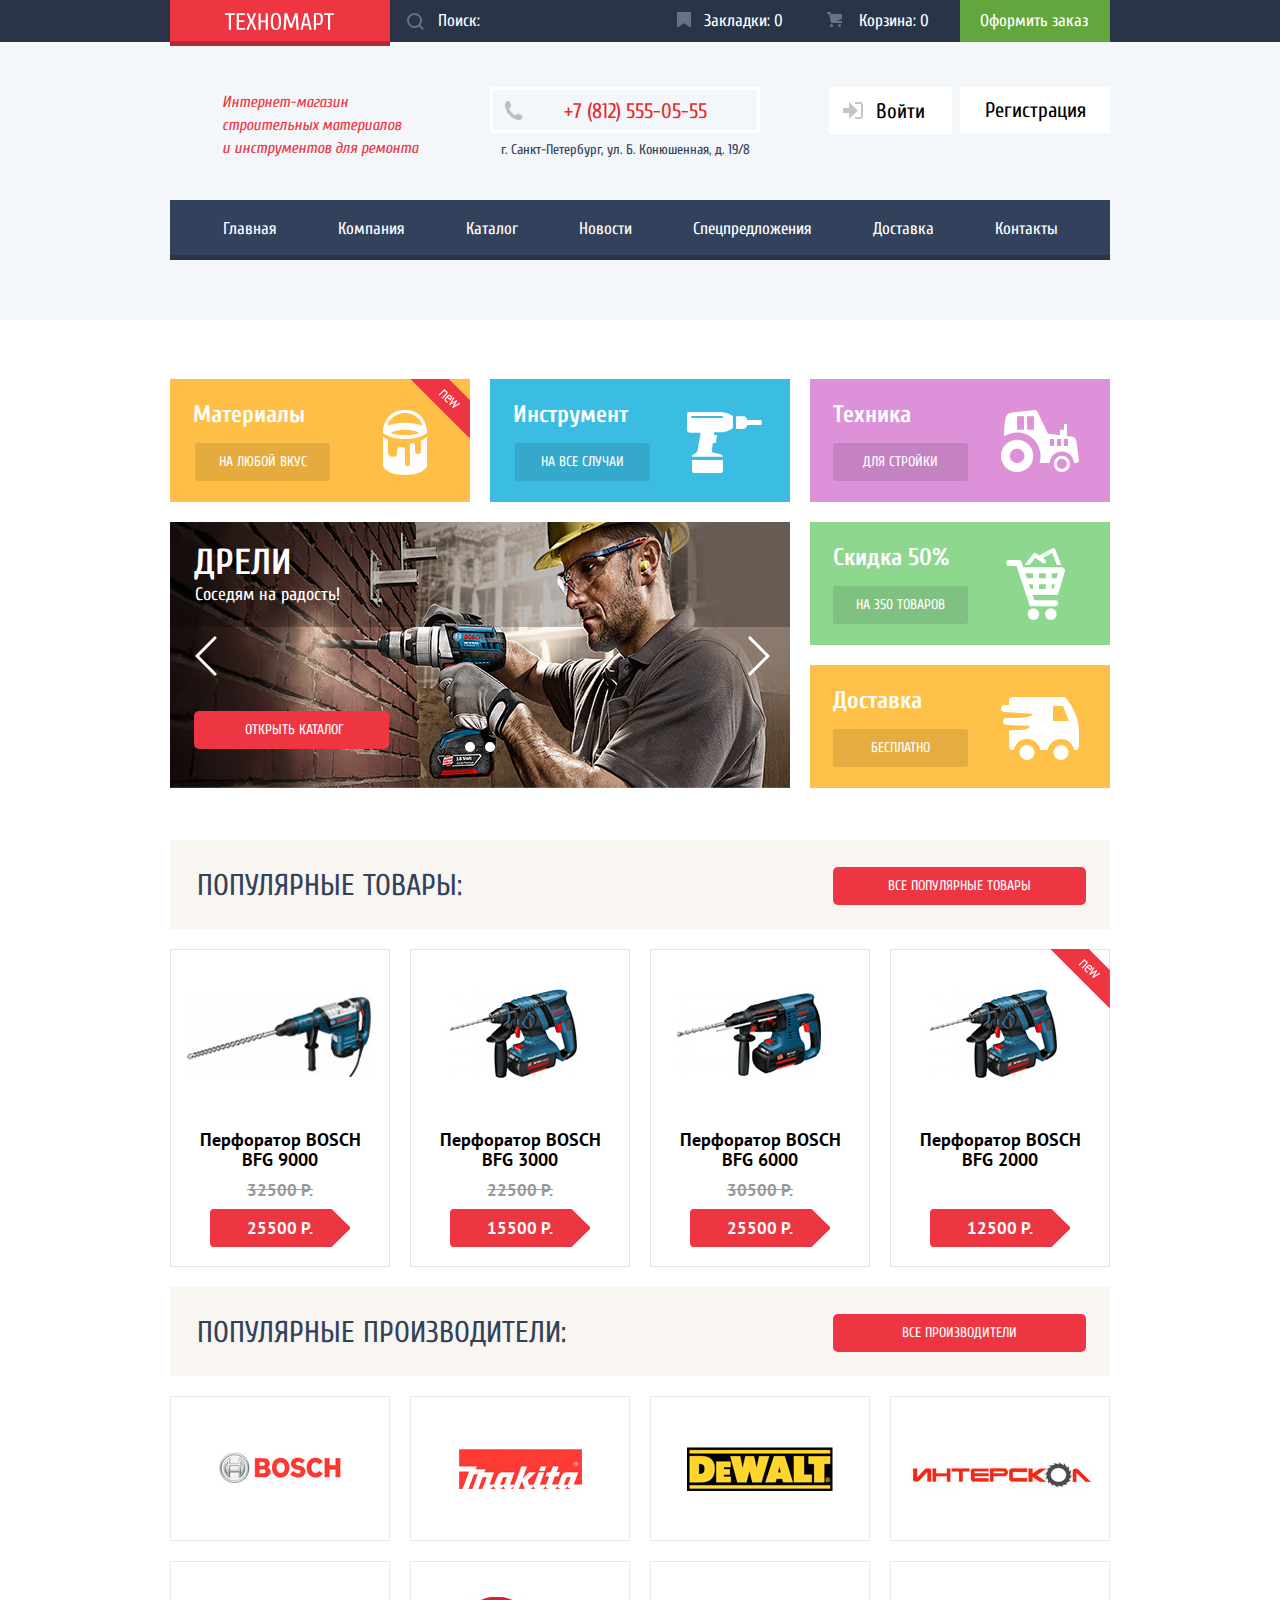
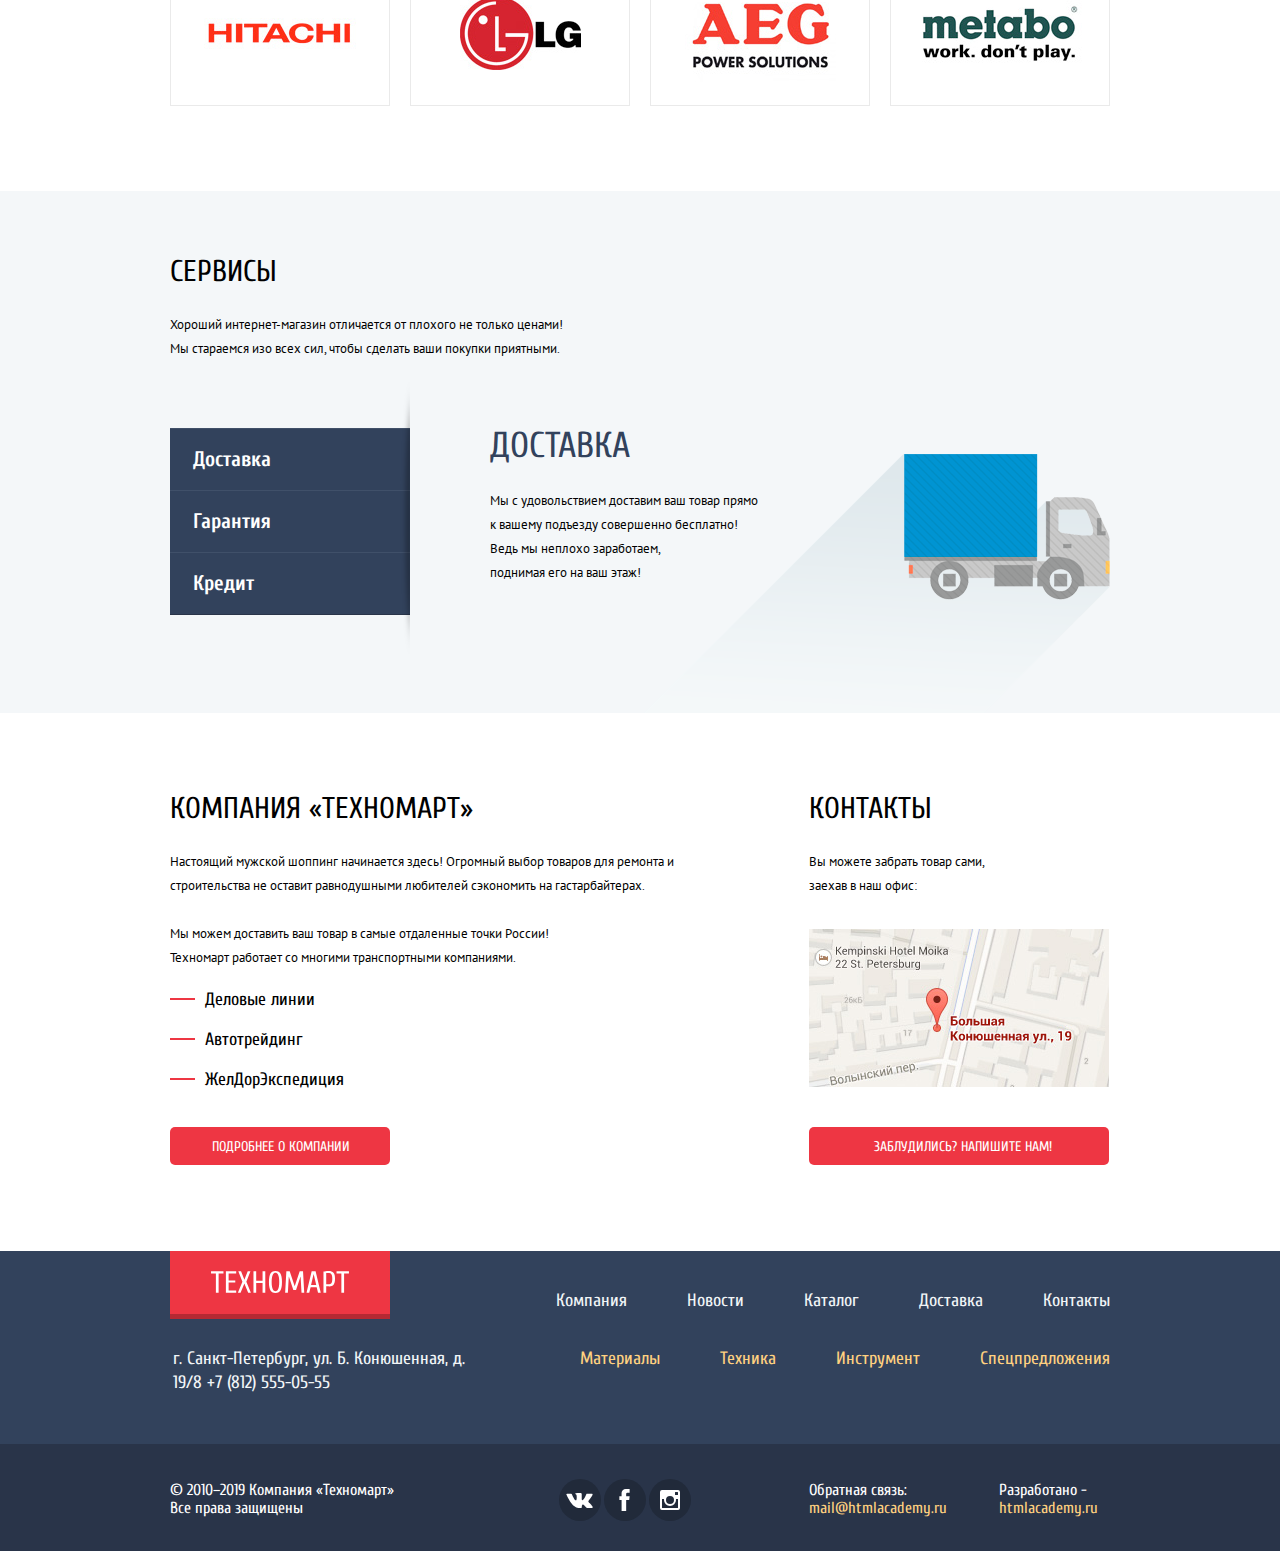
<file: index.html>
<!DOCTYPE html>
<html lang="ru">

<head>
    <meta charset="utf-8">
    <title>HTML Academy: Техномарт</title>
    <link href="https://fonts.googleapis.com/css?family=PT+Sans:400,400i,700&display=swap&subset=cyrillic" rel="stylesheet">
    <link href="https://fonts.googleapis.com/css?family=Cuprum:400,400i,700&display=swap&subset=cyrillic" rel="stylesheet">
    <link rel="stylesheet" href="css/normalize.css">
    <link rel="stylesheet" href="css/style.min.css">
</head>

<body>
    <header class="main-header">
        <h1 class="visually-hidden">Техномарт</h1>

        <div class="header-wrapper">
            <div class="header-top container">
                <a class="main-header-logo" href="index.html">
                    <img src="img/logo-technomart.svg" width="109" height="19" class="layer" alt="Логотим магазина Техномарт">
                </a>
                <form class="search" action="https://echo.htmlacademy.ru" method="get">
                    <input class="input-search" type="search" name="search" placeholder="Поиск:" autocomplete="off">
                    <button type="submit" class="search-button"><span class="visually-hidden">Поиск</span></button>
                </form>
                <a class="top-header-button bookmark" href="#">Закладки: 0</a>
                <a class="top-header-button basket" href="#">Корзина: 0</a>
                <a class="order-button" href="#">Оформить заказ</a>
            </div>
        </div>
        <div class="header-bottom">
            <div class="container">
                <div class="header-bottom-container">
                    <p class="about">Интернет-магазин строительных материалов и&nbsp;инструментов для ремонта</p>
                    <div class="header-bootom-phone">
                        <div class="phone-back">
                            <a class="phone" href="tel:+78125550555">+7 (812) 555-05-55</a>
                        </div>
                        <p class="address">г. Санкт-Петербург, ул. Б. Конюшенная, д. 19/8</p>
                    </div>
                    <!-- Пользователь -->
                    <div class="user-menu">
                        <a class="user-button-log user-login-link" href="#">Войти</a>
                        <a class="user-button-reg user-registration" href="#">Регистрация</a>
                    </div>
                </div>
                <!-- Навигация -->
                <nav class="nav-container">
                    <ul class="site-navigation">
                        <li class="site-navigation-button"><a href="main.html">Главная</a></li>
                        <li class="site-navigation-button"><a href="company.html">Компания</a></li>
                        <li class="site-navigation-button"><a href="catalog.html">Каталог</a></li>
                        <li class="site-navigation-button"><a href="news.html">Новости</a></li>
                        <li class="site-navigation-button"><a href="specialoffer.html">Спецпредложения</a></li>
                        <li class="site-navigation-button"><a href="deliver.html">Доставка</a></li>
                        <li class="site-navigation-button"><a href="contacts.html">Контакты</a></li>
                    </ul>
                </nav>
            </div>
        </div>
    </header>
    <main>
        <!-- Карточкики с услугами -->
        <section class="promo-block container">
            <h2 class="visually-hidden">Услуги</h2>

            <div class="promo-block-first-wrapper">
                <div class="promo-block-item materials">
                    <div class="flag new-flag">Новинка</div>
                    <h3>Материалы</h3>
                    <a class="promo-block-button" href="#">НА ЛЮБОЙ ВКУС</a>
                </div>
                <div class="promo-block-item instruments">
                    <h3>Инструмент</h3>
                    <a class="promo-block-button" href="#">НА ВСЕ СЛУЧАИ</a>
                </div>
                <div class="slider">
                    <button class="left-triangle hidden-button"><span class="visually-hidden">Предыдущий слайд</span></button>
                    <button class="right-triangle hidden-button"><span class="visually-hidden">Следующий слайд</span></button>
                    <button class="dot-button-one hidden-button"><span class="visually-hidden">Предыдущий слайд</span></button>
                    <button class="dot-button-two hidden-button"><span class="visually-hidden">Текущий слайд</span></button>
                    <div class="special-service service-drill">
                        <h3>ДРЕЛИ</h3>
                        <p>Соседям на радость!</p>
                        <a class="special-service-button" href="catalog.html">ОТКРЫТЬ КАТАЛОГ</a>
                    </div>
                    <div class="special-service service-perforators">
                        <h3>ПЕРФОРАТОРЫ</h3>
                        <p>Настоящие мужские игрушки</p>
                        <a class="special-service-button" href="catalog.html">ОТКРЫТЬ КАТАЛОГ</a>
                    </div>
                </div>
            </div>

            <div class="promo-block-second-wrapper">
                <div class="promo-block-item technology">
                    <h3>Техника</h3>
                    <a class="promo-block-button" href="#">ДЛЯ СТРОЙКИ</a>
                </div>
                <div class="promo-block-item discount">
                    <h3>Скидка 50%</h3>
                    <a class="promo-block-button" href="#">НА 350 ТОВАРОВ</a>
                </div>
                <div class="promo-block-item deliver-info">
                    <h3>Доставка</h3>
                    <a class="promo-block-button" href="#">БЕСПЛАТНО</a>
                </div>
            </div>
        </section>
        <!-- Популярные товары -->
        <section class="catalog-index container">
            <div class="catalog-index-header">
                <h2 class="popular-thinks">ПОПУЛЯРНЫЕ ТОВАРЫ:</h2>
                <a class="all-popular-items" href="catalog.html" target="_blank">ВСЕ ПОПУЛЯРНЫЕ ТОВАРЫ</a>
            </div>
            <ul class="catalog-index-list">
                <li class="item">
                    <p>
                        <img class="item-img" src="img/item-bfg9000.jpg" alt="Перфоратор BOSCH BFG 9000" width="218" height="170">
                    </p>
                    <h3 class="item-title">Перфоратор BOSCH BFG 9000</h3>
                    <b class="old-price">32500 Р.</b>
                    <b class="new-price">25500 Р.</b>
                    <div class="button-sale">
                        <a class="button-buy" href="#">КУПИТЬ</a>
                        <a class="button-bookmark" href="#">В ЗАКЛАДКИ</a>
                    </div>
                </li>
                <li class="item">
                    <p>
                        <img class="item-img" src="img/item-bfg3000.jpg" alt="Перфоратор BOSCH BFG 3000" width="218" height="170">
                    </p>
                    <h3 class="item-title">Перфоратор BOSCH BFG 3000</h3>
                    <b class="old-price">22500 Р.</b>
                    <b class="new-price">15500 Р.</b>
                    <div class="button-sale">
                        <a class="button-buy" href="#">КУПИТЬ</a>
                        <a class="button-bookmark" href="#">В ЗАКЛАДКИ</a>
                    </div>
                </li>
                <li class="item">
                    <p>
                        <img class="item-img" src="img/item-bfg6000.jpg" alt="Перфоратор BOSCH BFG 6000" width="218" height="170">
                    </p>
                    <h3 class="item-title">Перфоратор BOSCH BFG 6000</h3>
                    <b class="old-price">30500 Р.</b>
                    <b class="new-price">25500 Р.</b>
                    <div class="button-sale">
                        <a class="button-buy" href="#">КУПИТЬ</a>
                        <a class="button-bookmark" href="#">В ЗАКЛАДКИ</a>
                    </div>
                </li>
                <li class="item">
                    <div class="flag new-flag">Новинка</div>
                    <p>
                        <img class="item-img" src="img/item-bfg3000.jpg" alt="Перфоратор BOSCH BFG 2000" width="218" height="170">
                    </p>
                    <h3 class="item-title">Перфоратор BOSCH BFG 2000</h3>
                    <b class="old-price hidden">hidden</b>
                    <b class="new-price">12500 Р.</b>
                    <div class="button-sale">
                        <a class="button-buy" href="#">КУПИТЬ</a>
                        <a class="button-bookmark" href="#">В ЗАКЛАДКИ</a>
                    </div>
                </li>
            </ul>
        </section>
        <!-- Популярные производители -->
        <section class="brands container">
            <header class="brands-header">
                <h2 class="popular-thinks">ПОПУЛЯРНЫЕ ПРОИЗВОДИТЕЛИ:</h2>
                <a class="all-brands" href="#">ВСЕ ПРОИЗВОДИТЕЛИ</a>
            </header>
            <ul class="brands-list">
                <li class="brand-card">
                    <a class="brand-card-button" href="#">
                        <img class="brand-img" src="img/bosch.jpg" alt="BOSCH" width="126" height="37">
                    </a>
                </li>
                <li class="brand-card">
                    <a class="brand-card-button" href="#">
                        <img class="brand-img" src="img/makita.jpg" alt="MAKITA" width="123" height="40">
                    </a>
                </li>
                <li class="brand-card">
                    <a class="brand-card-button" href="#">
                        <img class="brand-img" src="img/de-walt.jpg" alt="DE-WALT" width="146" height="44">
                    </a>
                </li>
                <li class="brand-card">
                    <a class="brand-card-button" href="#">
                        <img class="brand-img" src="img/interskol.jpg" alt="INTERSKOL" width="200" height="88">
                    </a>
                </li>
                <li class="brand-card">
                    <a class="brand-card-button" href="#">
                        <img class="brand-img" src="img/hitachi.jpg" alt="HITACHI" width="169" height="31">
                    </a>
                </li>
                <li class="brand-card">
                    <a class="brand-card-button" href="#">
                        <img class="brand-img" src="img/lg.jpg" alt="LG" width="121" height="73">
                    </a>
                </li>
                <li class="brand-card">
                    <a class="brand-card-button" href="#">
                        <img class="brand-img" src="img/aeg.jpg" alt="AEG" width="151" height="96">
                    </a>
                </li>
                <li class="brand-card">
                    <a class="brand-card-button" href="#">
                        <img class="brand-img" src="img/metabo.jpg" alt="METABO" width="204" height="69">
                    </a>
                </li>
            </ul>
        </section>
        <!-- Сервисы -->
        <div class="services-wrapper">
            <section class="services container">
                <h3 class="services-title">Сервисы</h3>
                <p class="services-text">Хороший интернет-магазин отличается от плохого не только ценами! Мы стараемся изо всех сил, чтобы сделать ваши покупки приятными.</p>
                <div class="services-info">
                    <ul class="services-list">
                        <li class="services-list-item">
                            <button type="button" class="services-list-button services-list-delivery">Доставка</button>
                        </li>
                        <li class="services-list-item">
                            <button type="button" class="services-list-button services-list-warranty">Гарантия</button>
                        </li>
                        <li class="services-list-item">
                            <button type="button" class="services-list-button services-list-credit">Кредит</button>
                        </li>
                    </ul>
                    <ul class="services-description">
                        <li class="services-description-block block-delivery">
                            <h4 class="services-description-title">ДОСТАВКА</h4>
                            <p class="services-description-text">Мы с удовольствием доставим ваш товар прямо
                                <br> к вашему подъезду совершенно бесплатно!</p>
                            <p class="services-description-text">Ведь мы неплохо заработаем,
                                <br> поднимая его на ваш этаж!</p>
                        </li>
                        <li class="services-description-block block-warranty">
                            <h4 class="services-description-title">ГАРАНТИЯ</h4>
                            <p class="services-description-text">Если купленный у нас товар поломается или заискрит,
                                <br> а также в случае пожара, спровоцированного его возгаранием, вы всегда можете быть уверены в нашей гарантии. Мы обменяем сгоревший товар на новый.
                                <br> Дом уж восстановите как-нибудь сами.</p>
                        </li>
                        <li class="services-description-block block-credit">
                            <h4 class="services-description-title">КРЕДИТ</h4>
                            <p class="services-description-text ">Залезть в долговую яму стало проще!
                                <br> Кредитные консультанты придут вам на помощь.</p>
                            <a class="credit-button" href="credit.ru">ОТВПРАВИТЬ ЗАЯВКУ</a>
                        </li>
                    </ul>
                </div>
            </section>
        </div>
        <!-- Доставка -->
        <div class="delivery container">
            <section class="delivery-info">
                <h3 class="delivery-info-title">КОМПАНИЯ &laquo;ТЕХНОМАРТ&raquo;</h3>
                <p class="delivery-info-text">Настоящий мужской шоппинг начинается здесь! Огромный выбор товаров для ремонта и строительства не оставит равнодушными любителей сэкономить на гастарбайтерах.</p>
                <div class="delivery-middle-container">
                    <p class="delivery-info-text">Мы можем доставить ваш товар в самые отдаленные точки России! Техномарт работает со многими транспортными компаниями.</p>
                    <ul class="postal-services">
                        <li class="postal-services-item"> Деловые линии</li>
                        <li class="postal-services-item"> Автотрейдинг</li>
                        <li class="postal-services-item"> ЖелДорЭкспедиция</li>
                    </ul>
                </div>
                <a class="about-company" href="#">ПОДРОБНЕЕ О КОМПАНИИ</a>
            </section>
            <!-- Контакты -->
            <section class="contacts">
                <h3 class="contacts-title">КОНТАКТЫ</h3>
                <p class="contacts-text">Вы можете забрать товар сами, заехав в наш офис:</p>
                <a class="map" href="#">
                    <img src="img/map.jpg" width="300" height="158" alt="Офим компании по адресу ул. Большая Конюшенная 19/8, Сантк-Петербург">
                </a>
                <a class="map-button" href="#">ЗАБЛУДИЛИСЬ? НАПИШИТЕ НАМ!</a>
            </section>
        </div>
    </main>

    <!-- Подвал сайта -->
    <footer class="page-footer">
        <!-- Футер-топ -->
        <div class="footer-top-wrapper">
            <div class="footer-top container">
                <div class="footer-top-up">
                    <a class="main-footer-logo" href="index.html">
                        <img class="footer-logo" src="img/logo-technomart.svg" width="138" height="23" alt="Ой...Тут лого сайта ТЕХНОМАРТ">
                    </a>
                    <ul class="bottom-navigation-up">
                        <li class="bottom-navigation-button"><a href="company.html">Компания</a></li>
                        <li class="bottom-navigation-button"><a href="news.html">Новости</a></li>
                        <li class="bottom-navigation-button"><a href="catalog.html">Каталог</a></li>
                        <li class="bottom-navigation-button"><a href="deliver.html">Доставка</a></li>
                        <li class="bottom-navigation-button"><a href="contacts.html">Контакты</a></li>
                    </ul>
                </div>
                <div class="footer-top-down">
                    <p class="footer-top-address"> г. Санкт-Петербург, ул. Б. Конюшенная, д. 19/8 +7 (812) 555-05-55
                        <p>
                            <ul class="bottom-navigation-down">
                                <li class="bottom-navigation-button-fix"><a href="specialoffer.html">Материалы</a></li>
                                <li class="bottom-navigation-button"><a href="deliver.html">Техника</a></li>
                                <li class="bottom-navigation-button"><a href="deliver.html">Инструмент</a></li>
                                <li class="bottom-navigation-button"><a href="contacts.html">Спецпредложения</a></li>
                            </ul>
                </div>
            </div>
        </div>
        <!-- Футер-ботом -->
        <div class="footer-bottom-wrapper">
            <div class="footer-bottom container">
                <p class="technomart">&copy; 2010&#8211;2019 Компания &laquo;Техномарт&raquo; Все права защищены</p>
                <ul class="socials">
                    <li>
                        <a class="social-button vk" href="#"><span class="visually-hidden">Вконтакте</span>
      <svg xmlns="http://www.w3.org/2000/svg" width="27" height="15" viewBox="0 0 26.14 14.91">
            <path d="M26 13.47l-.09-.17a13.55 13.55 0 0 0-2.6-3q-.87-.83-1.1-1.12A1 1 0 0 1 22 8a10.27 10.27 0 0 1 1.22-1.78l.88-1.16q2.35-3.13 2-4L26 .94a.8.8 0 0 0-.4-.22 2.14 2.14 0 0 0-.87 0h-3.92a.51.51 0 0 0-.27 0h-.3a.6.6 0 0 0-.15.14.93.93 0 0 0-.14.24 22.22 22.22 0 0 1-1.46 3.06q-.5.84-.93 1.46a7 7 0 0 1-.71.91 4.94 4.94 0 0 1-.52.47q-.23.18-.35.15l-.23-.05a.9.9 0 0 1-.31-.33 1.49 1.49 0 0 1-.16-.53v-.55-.65-.57-1.12-1-.75a3.14 3.14 0 0 0 0-.62 2.12 2.12 0 0 0-.14-.44.73.73 0 0 0-.28-.33 1.57 1.57 0 0 0-.46-.18A9 9 0 0 0 12.57 0a8.93 8.93 0 0 0-3.25.33 1.83 1.83 0 0 0-.52.41q-.25.3-.07.33a1.67 1.67 0 0 1 1.16.59l.08.16a2.6 2.6 0 0 1 .19.63 6.32 6.32 0 0 1 .12 1 10.59 10.59 0 0 1 0 1.7q-.07.71-.13 1.1a2.21 2.21 0 0 1-.18.64 2.69 2.69 0 0 1-.16.3l-.07.07a1 1 0 0 1-.37.07.86.86 0 0 1-.46-.19 3.27 3.27 0 0 1-.56-.52 7 7 0 0 1-.66-.93q-.37-.6-.76-1.42l-.22-.39q-.2-.38-.56-1.11t-.62-1.43A.9.9 0 0 0 5.2.9h-.07a.93.93 0 0 0-.22-.16A1.44 1.44 0 0 0 4.6.65L.87.68A1 1 0 0 0 .1.94L0 1a.44.44 0 0 0 0 .22 1.08 1.08 0 0 0 .08.37Q.9 3.53 1.86 5.31t1.66 2.87Q4.23 9.27 5 10.24t1 1.24l.37.41.34.33a8.06 8.06 0 0 0 1 .78 16.34 16.34 0 0 0 1.4.9 7.6 7.6 0 0 0 1.79.72 6.19 6.19 0 0 0 2 .22h1.57a1.08 1.08 0 0 0 .72-.3l.05-.07a.9.9 0 0 0 .1-.25 1.38 1.38 0 0 0 0-.37 4.48 4.48 0 0 1 .09-1.05 2.77 2.77 0 0 1 .23-.71 1.74 1.74 0 0 1 .29-.4 1.19 1.19 0 0 1 .23-.2h.11a.86.86 0 0 1 .77.21 4.52 4.52 0 0 1 .83.79q.39.47.93 1.05a6.41 6.41 0 0 0 1 .87l.27.16a3.31 3.31 0 0 0 .71.3 1.53 1.53 0 0 0 .76.07l3.48-.05a1.58 1.58 0 0 0 .8-.17.68.68 0 0 0 .34-.37 1.06 1.06 0 0 0 0-.46 1.71 1.71 0 0 0-.1-.36z" fill="#fff">
            </path></svg>
        </a></li>
                    <li>
                        <a class="social-button f" href="#"><span class="visually-hidden">Фейсбук</span>
        <svg xmlns="http://www.w3.org/2000/svg" width="19" height="22" viewBox="0 0 10.15 21.74"><path d="M3.34 1.12A4.77 4.77 0 0 1 6.53 0h3.61v3.81H7.81a1.07 1.07 0 0 0-1.09.83v2.55h3.42c-.08 1.23-.24 2.45-.41 3.67h-3v10.87H2.21V10.86H0V7.21h2.19V3.66a3.83 3.83 0 0 1 1.15-2.54z" fill="#fff">
        </path></svg>
        </a></li>
                    <li>
                        <a class="social-button i" href="#"><span class="visually-hidden">Инстаграм</span>
        <svg xmlns="http://www.w3.org/2000/svg" width="20" height="20" viewBox="0 0 20 20"><path d="M18 0H2a2 2 0 0 0-2 2v16a2 2 0 0 0 2 2h16a2 2 0 0 0 2-2V2a2 2 0 0 0-2-2zm-8 6a4 4 0 1 1-4 4 4 4 0 0 1 4-4zM2.5 18a.47.47 0 0 1-.5-.5V9h2.1a3.4 3.4 0 0 0-.1 1 6 6 0 1 0 12 0 3.4 3.4 0 0 0-.1-1H18v8.5a.47.47 0 0 1-.5.5zM18 4.5a.47.47 0 0 1-.5.5h-2a.47.47 0 0 1-.5-.5v-2a.47.47 0 0 1 .5-.5h2a.47.47 0 0 1 .5.5z" fill="#fff"></path></svg>
        </a></li>
                </ul>
                <p class="feedback-mail">Обратная связь:&nbsp;
                    <a class="feedback-link" href="mailto:mail@htmlacademy.ru">mail@htmlacademy.ru</a></p>
                <p class="footer-feedback">Разработано - &nbsp;
                    <a class="feedback-link" href="https://htmlacademy.ru/intensive/htmlcss" target="_blank">htmlacademy.ru</a></p>
            </div>
        </div>
    </footer>
    <!-- Карта -->
    <section class="modal modal-map">
        <h2 class="visually-hidden"><span class="visually-hidden">Как добраться?</span></h2>
        <iframe src="https://www.google.com/maps/embed?pb=!1m18!1m12!1m3!1d1998.603625300316!2d30.320858716173465!3d59.93871916905408!2m3!1f0!2f0!3f0!3m2!1i1024!2i768!4f13.1!3m3!1m2!1s0x4696310fca145cc1%3A0x42b32648d8238007!2z0JHQvtC70YzRiNCw0Y8g0JrQvtC90Y7RiNC10L3QvdCw0Y8g0YPQuy4sIDE5LzgsINCh0LDQvdC60YIt0J_QtdGC0LXRgNCx0YPRgNCzLCAxOTExODY!5e0!3m2!1sru!2sru!4v1561500580383!5m2!1sru!2sru" class="iframe-map" width="940" height="446" style="border:0" allowfullscreen></iframe>
        <button class="modal-close" type="button"><span class="visually-hidden">Закрыть</span></button>
    </section>
    <!-- Всплывающее окно обратной связи -->
    <section class="modal modal-feedback">
        <h2 class="visually-hidden">Обратная свзять</h2>
        <form class="feedback-form" action="https://echo.htmlacademy.ru" method="post">
            <div class="modal-wrapper">
                <div class="modal-wrapper-half">
                    <label class="feedback-title" for="feedback-name">Ваше имя:</label>
                    <input id="feedback-name" type="text" name="name" value="" placeholder="Имя Фамилия">
                </div>
                <div class="modal-wrapper-half">
                    <label class="feedback-title" for="feedback-email">Ваш e-mail:</label>
                    <input id="feedback-email" type="text" name="email" value="" placeholder="email@exapmle.com">
                </div>
            </div>
            <div class="modal-wrapper-textarea">
                <label class="feedback-title" for="feedback-text">Текст письма:</label>
                <textarea id="feedback-text" name="text" placeholder="В свободной форме"></textarea>
            </div>
            <div class="modal-bottom">
                <button class="feedback-button" type="submit">ОТПРАВИТЬ</button>
            </div>
        </form>
        <button class="modal-close" type="button"><span class="visually-hidden">Закрыть</span></button>
    </section>
    <script src="js/script.min.js"></script>
</body>

</html>
</file>
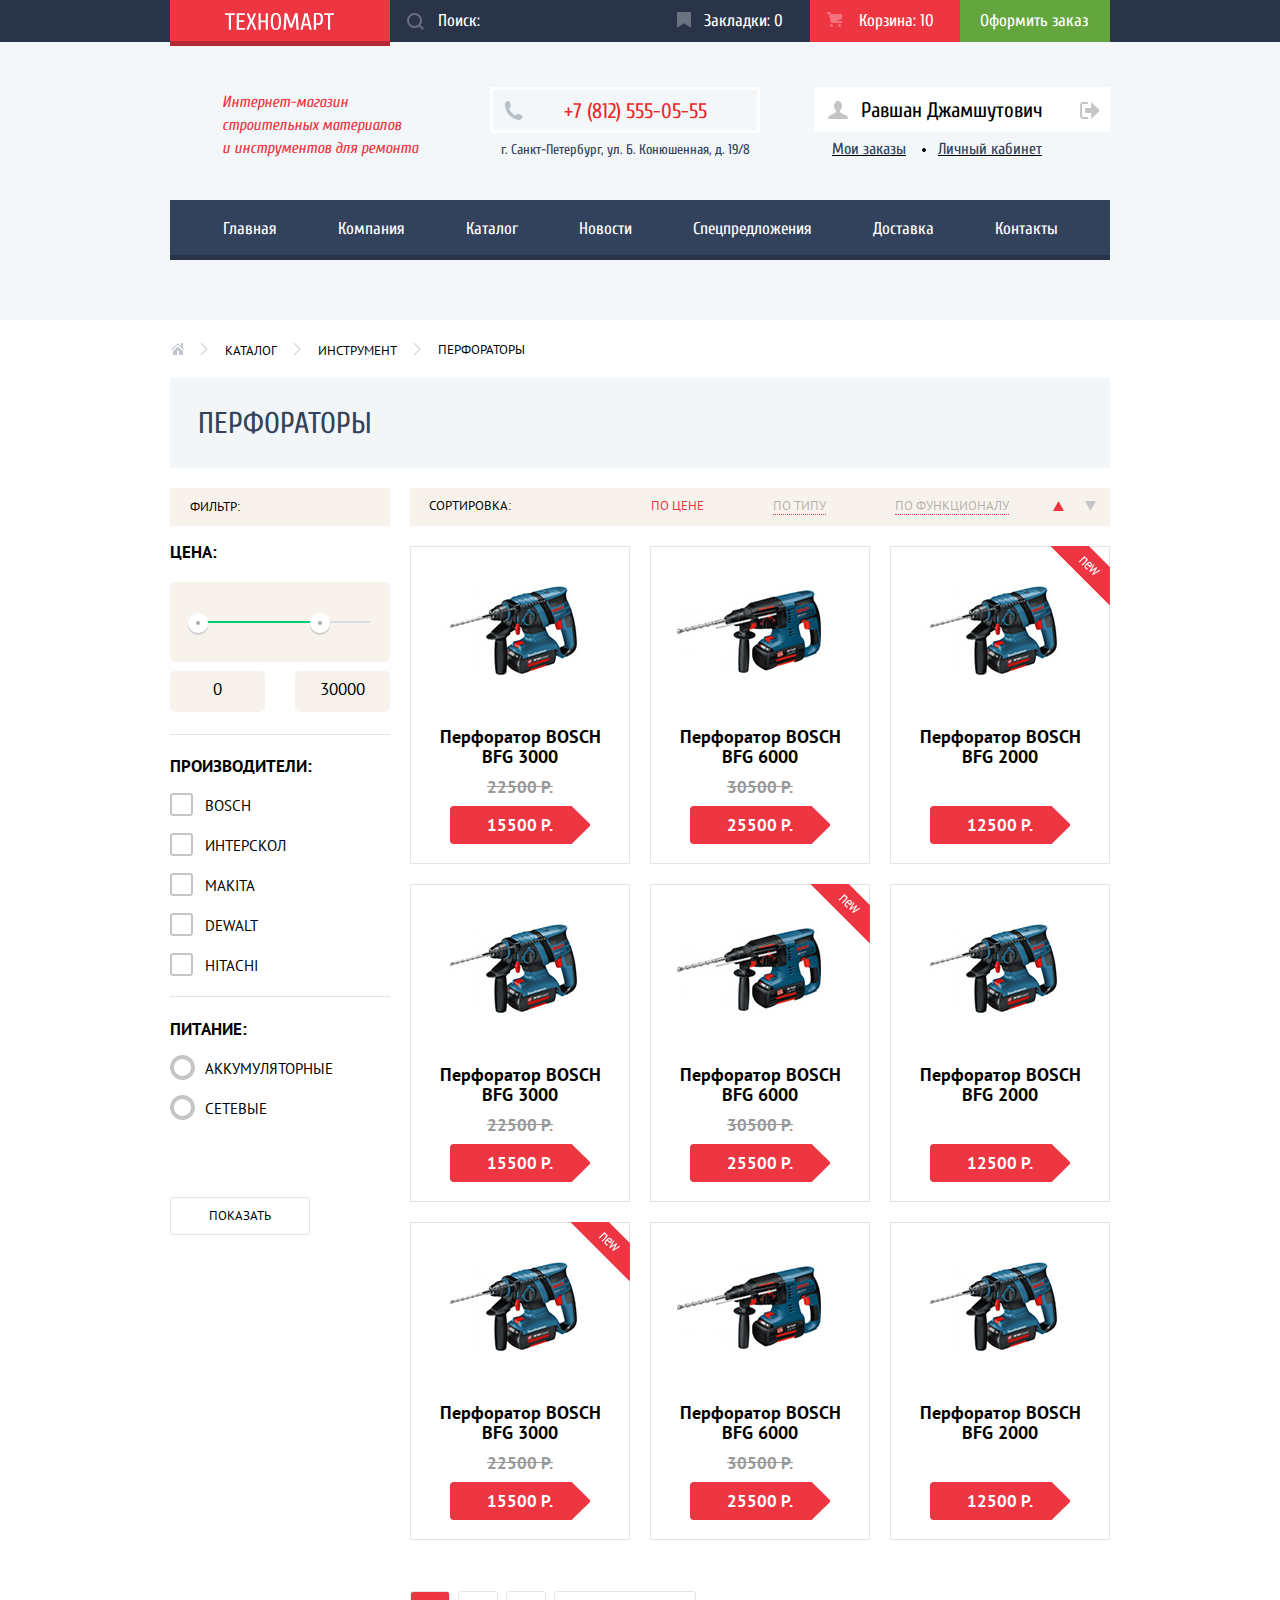
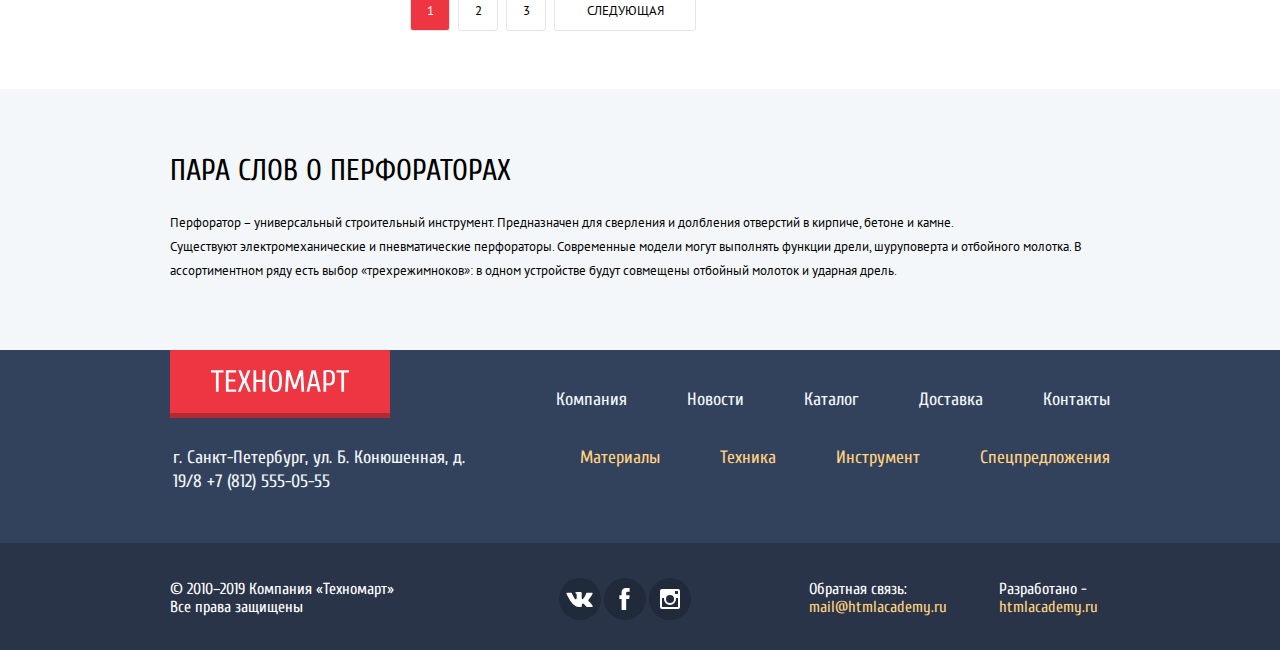
<file: catalog.html>
<!DOCTYPE html>
<html lang="ru">

<head>
    <meta charset="utf-8">
    <title>HTML Academy: Техномарт</title>
    <link href="https://fonts.googleapis.com/css?family=PT+Sans:400,400i,700&display=swap&subset=cyrillic" rel="stylesheet">
    <link href="https://fonts.googleapis.com/css?family=Cuprum:400,400i,700&display=swap&subset=cyrillic" rel="stylesheet">
    <link rel="stylesheet" href="css/normalize.css">
    <link rel="stylesheet" href="css/style.min.css">
</head>

<body>
    <header class="main-header">
        <h1 class="visually-hidden">Техномарт</h1>

        <div class="header-wrapper">
            <div class="header-top container">
                <a class="main-header-logo" href="index.html">
                    <img src="img/logo-technomart.svg" width="109" height="19" class="layer" alt="Логотим магазина Техномарт">
                </a>
                <form class="search" action="https://echo.htmlacademy.ru" method="get">
                    <input class="input-search" type="search" name="search" placeholder="Поиск:">
                    <button type="submit" class="search-button"><span class="visually-hidden">Поиск</span></button>
                </form>
                <a class="top-header-button bookmark" href="#">Закладки: 0</a>
                <a class="top-header-button basket basket-full" href="#">Корзина: 10</a>
                <a class="order-button" href="#">Оформить заказ</a>
            </div>
        </div>

        <div class="header-bottom">
            <div class="container">
                <div class="header-bottom-container">
                    <p class="about">Интернет-магазин строительных материалов и&nbsp;инструментов для ремонта</p>

                    <div class="header-bootom-phone">
                        <div class="phone-back">
                            <a class="phone" href="tel:+78125550555">+7 (812) 555-05-55</a>
                        </div>
                        <p class="address">г. Санкт-Петербург, ул. Б. Конюшенная, д. 19/8</p>
                    </div>

                    <div class="current-user-menu">
                        <a class="current-user-button user-current-accaunt" href="#">Равшан Джамшутович</a>
                        <a class="current-user-button-exit"><span class="visually-hidden">Выход</span></a>
                        <div class="user-menu-container">
                            <a class="small-user-button user-order" href="#">Мои заказы</a>
                            <a class="small-user-button user-accaunt" href="#">Личный кабинет</a>
                        </div>
                    </div>
                </div>

                <nav class="nav-container">
                    <ul class="site-navigation">
                        <li class="site-navigation-button"><a href="main.html">Главная</a></li>
                        <li class="site-navigation-button"><a href="company.html">Компания</a></li>
                        <li class="site-navigation-button"><a href="catalog.html">Каталог</a></li>
                        <li class="site-navigation-button"><a href="news.html">Новости</a></li>
                        <li class="site-navigation-button"><a href="specialoffer.html">Спецпредложения</a></li>
                        <li class="site-navigation-button"><a href="deliver.html">Доставка</a></li>
                        <li class="site-navigation-button"><a href="contacts.html">Контакты</a></li>
                    </ul>
                </nav>
            </div>
        </div>
    </header>
    <main>

        <div class="container">

            <ul class="breadcrumbs">
                <li class="crumb"><a class="icon-home" href="index.html"><span class="visually-hidden">Главная</span></a></li>
                <li class="crumb"><a href="catalog.html">КАТАЛОГ</a></li>
                <li class="crumb"><a href="catalog.html">ИНСТРУМЕНТ</a></li>
                <li class="current-crumb">ПЕРФОРАТОРЫ</li>
            </ul>

            <h1 class="page-title">ПЕРФОРАТОРЫ</h1>

            <div class="catalog-columns">
                <section class="filters">
                    <h2 class="filter-title">ФИЛЬТР:</h2>

                    <form class="filter" action="https://echo.htmlacademy.ru" method="get">

                        <fieldset>
                            <legend>ЦЕНА:</legend>
                            <div class="range-filter">
                                <div class="range-controls">
                                    <div class="scale">
                                        <div class="bar"></div>
                                    </div>
                                    <div class="toggle toggle-min"></div>
                                    <div class="toggle toggle-max"></div>
                                </div>
                                <div class="price-controls">
                                    <label class="min-price">
                                        <input name="min-price" type="text" value="0">
                                    </label>
                                    <label class="max-price">
                                        <input name="max-price" type="text" value="30000">
                                    </label>
                                </div>
                            </div>
                        </fieldset>

                        <fieldset>
                            <legend>ПРОИЗВОДИТЕЛИ:</legend>
                            <ul>
                                <li class="filter-option">
                                    <input class="visually-hidden filter-input filter-input-checkbox" type="checkbox" name="bosch" id="filter-bosch">
                                    <label for="filter-bosch">BOSCH</label>
                                </li>
                                <li class="filter-option">
                                    <input class="visually-hidden filter-input filter-input-checkbox" type="checkbox" name="interskol" id="filter-interskol">
                                    <label for="filter-interskol">ИНТЕРСКОЛ</label>
                                </li>
                                <li class="filter-option">
                                    <input class="visually-hidden filter-input filter-input-checkbox" type="checkbox" name="makita" id="filter-makita">
                                    <label for="filter-makita">MAKITA</label>
                                </li>
                                <li class="filter-option">
                                    <input class="visually-hidden filter-input filter-input-checkbox" type="checkbox" name="dewalt" id="filter-dewalt">
                                    <label for="filter-dewalt">DEWALT</label>
                                </li>
                                <li class="filter-option">
                                    <input class="visually-hidden filter-input filter-input-checkbox" type="checkbox" name="hitachi" id="filter-hitachi">
                                    <label for="filter-hitachi">HITACHI</label>
                                </li>
                            </ul>
                        </fieldset>

                        <fieldset>
                            <legend>ПИТАНИЕ:</legend>
                            <ul>
                                <li class="filter-option">
                                    <input class="visually-hidden filter-input filter-input-radio" type="radio" name="power" value="battery" id="filter-battery">
                                    <label for="filter-battery">АККУМУЛЯТОРНЫЕ</label>
                                </li>
                                <li class="filter-option">
                                    <input class="visually-hidden filter-input filter-input-radio" type="radio" name="power" value="network" id="filter-network">
                                    <label for="filter-network">СЕТЕВЫЕ</label>
                                </li>
                            </ul>
                        </fieldset>
                        <button type="submit" class="filter-button button"> ПОКАЗАТЬ </button>
                    </form>
                </section>
                <section class="catalog">
                    <h2 class="visually-hidden"> Каталог </h2>
                    <section class="sorting">
                        <h2 class="visually-hidden">Сортировка товаров</h2>
                        <div class="sorting-wrapper">
                            <h3 class="sorting-title">СОРТИРОВКА:</h3>
                            <ul class="sorting-list">
                                <li class="sorting-property">
                                    <input class="visually-hidden sorting-input sorting-input-radio" type="radio" name="sorting" value="sorting" id="sorting-price" checked>
                                    <label for="sorting-price">ПО ЦЕНЕ</label>
                                </li>
                                <li class="sorting-property">
                                    <input class="visually-hidden sorting-input sorting-input-radio" type="radio" name="sorting" value="sorting" id="sorting-tipe">
                                    <label for="sorting-tipe">ПО ТИПУ</label>
                                </li>
                                <li class="sorting-property">
                                    <input class="visually-hidden sorting-input sorting-input-radio" type="radio" name="sorting" value="sorting" id="sorting-funtional">
                                    <label for="sorting-funtional">ПО ФУНКЦИОНАЛУ</label>
                                </li>
                                <li class="sorting-direction">
                                    <input class="visually-hidden sorting-input sorting-direction-input-radio" type="radio" name="sorting-direction" value="sorting-direction" id="sorting-up" checked>
                                    <label class="sorting-up" for="sorting-up"><span class="visually-hidden">ПО ВОЗРАСТАНИЮ</span></label>
                                </li>
                                <li class="sorting-direction">
                                    <input class="visually-hidden sorting-input sorting-direction-input-radio" type="radio" name="sorting-direction" value="sorting-direction" id="sorting-down">
                                    <label class="sorting-down" for="sorting-down"><span class="visually-hidden">ПО УБЫВАНИЮ</span></label>
                                </li>
                            </ul>
                        </div>
                    </section>

                    <ul class="catalog-list">
                        <li class="item">
                            <p>
                                <img class="item-img" src="img/item-bfg3000.jpg" alt="Перфоратор BOSCH BFG 3000" width="218" height="170">
                            </p>
                            <h3 class="item-title">Перфоратор BOSCH BFG 3000</h3>
                            <b class="old-price">22500 Р.</b>
                            <b class="new-price">15500 Р.</b>
                            <div class="button-sale">
                                <a class="button-buy" href="#" onclick="return false">КУПИТЬ</a>
                                <a class="button-bookmark" href="#">В ЗАКЛАДКИ</a>
                            </div>
                        </li>

                        <li class="item">
                            <p>
                                <img class="item-img" src="img/item-bfg6000.jpg" alt="Перфоратор BOSCH BFG 6000" width="218" height="170">
                            </p>
                            <h3 class="item-title">Перфоратор BOSCH BFG 6000</h3>
                            <b class="old-price">30500 Р.</b>
                            <b class="new-price">25500 Р.</b>
                            <div class="button-sale">
                                <a class="button-buy" href="#" onclick="return false">КУПИТЬ</a>
                                <a class="button-bookmark" href="#">В ЗАКЛАДКИ</a>
                            </div>
                        </li>

                        <li class="item">
                            <div class="flag new-flag">Новинка</div>
                            <p>
                                <img class="item-img" src="img/item-bfg3000.jpg" alt="Перфоратор BOSCH BFG 2000" width="218" height="170">
                            </p>
                            <h3 class="item-title">Перфоратор BOSCH BFG 2000</h3>
                            <b class="old-price hidden">hidden</b>
                            <b class="new-price">12500 Р.</b>
                            <div class="button-sale">
                                <a class="button-buy" href="#" onclick="return false">КУПИТЬ</a>
                                <a class="button-bookmark" href="#">В ЗАКЛАДКИ</a>
                            </div>
                        </li>

                        <li class="item">
                            <p>
                                <img class="item-img" src="img/item-bfg3000.jpg" alt="Перфоратор BOSCH BFG 3000" width="218" height="170">
                            </p>
                            <h3 class="item-title">Перфоратор BOSCH BFG 3000</h3>
                            <b class="old-price">22500 Р.</b>
                            <b class="new-price">15500 Р.</b>
                            <div class="button-sale">
                                <a class="button-buy" href="#" onclick="return false">КУПИТЬ</a>
                                <a class="button-bookmark" href="#">В ЗАКЛАДКИ</a>
                            </div>
                        </li>

                        <li class="item">
                            <div class="flag new-flag">Новинка</div>
                            <p>
                                <img class="item-img" src="img/item-bfg6000.jpg" alt="Перфоратор BOSCH BFG 6000" width="218" height="170">
                            </p>
                            <h3 class="item-title">Перфоратор BOSCH BFG 6000</h3>
                            <b class="old-price">30500 Р.</b>
                            <b class="new-price">25500 Р.</b>
                            <div class="button-sale">
                                <a class="button-buy" href="#" onclick="return false">КУПИТЬ</a>
                                <a class="button-bookmark" href="#">В ЗАКЛАДКИ</a>
                            </div>
                        </li>

                        <li class="item">
                            <p>
                                <img class="item-img" src="img/item-bfg3000.jpg" alt="Перфоратор BOSCH BFG 2000" width="218" height="170">
                            </p>
                            <h3 class="item-title">Перфоратор BOSCH BFG 2000</h3>
                            <b class="old-price hidden">hidden</b>
                            <b class="new-price">12500 Р.</b>
                            <div class="button-sale">
                                <a class="button-buy" href="#" onclick="return false">КУПИТЬ</a>
                                <a class="button-bookmark" href="#">В ЗАКЛАДКИ</a>
                            </div>
                        </li>

                        <li class="item">
                            <div class="flag new-flag">Новинка</div>
                            <p>
                                <img class="item-img" src="img/item-bfg3000.jpg" alt="Перфоратор BOSCH BFG 3000" width="218" height="170">
                            </p>
                            <h3 class="item-title">Перфоратор BOSCH BFG 3000</h3>
                            <b class="old-price">22500 Р.</b>
                            <b class="new-price">15500 Р.</b>
                            <div class="button-sale">
                                <a class="button-buy" href="#" onclick="return false">КУПИТЬ</a>
                                <a class="button-bookmark" href="#">В ЗАКЛАДКИ</a>
                            </div>
                        </li>

                        <li class="item">
                            <p>
                                <img class="item-img" src="img/item-bfg6000.jpg" alt="Перфоратор BOSCH BFG 6000" width="218" height="170">
                            </p>
                            <h3 class="item-title">Перфоратор BOSCH BFG 6000</h3>
                            <b class="old-price">30500 Р.</b>
                            <b class="new-price">25500 Р.</b>
                            <div class="button-sale">
                                <a class="button-buy" href="#" onclick="return false">КУПИТЬ</a>
                                <a class="button-bookmark" href="#">В ЗАКЛАДКИ</a>
                            </div>
                        </li>

                        <li class="item">
                            <p>
                                <img class="item-img" src="img/item-bfg3000.jpg" alt="Перфоратор BOSCH BFG 2000" width="218" height="170">
                            </p>
                            <h3 class="item-title">Перфоратор BOSCH BFG 2000</h3>
                            <b class="old-price hidden">hidden</b>
                            <b class="new-price">12500 Р.</b>
                            <div class="button-sale">
                                <a class="button-buy" href="#" onclick="return false">КУПИТЬ</a>
                                <a class="button-bookmark" href="#">В ЗАКЛАДКИ</a>
                            </div>
                        </li>
                    </ul>

                    <ul class="pagination-list">
                        <li><a class="pagination-item pagination-item-current" href="#">1</a></li>
                        <li><a class="pagination-item" href="#">2</a></li>
                        <li><a class="pagination-item" href="#">3</a></li>
                        <li><a class="pagination-item next-pagination-item" href="#">СЛЕДУЮЩАЯ</a></li>
                    </ul>
                </section>
            </div>
        </div>

        <div class="somewords-wrapper">
            <section class="somewords container">
                <h2>ПАРА СЛОВ О ПЕРФОРАТОРАХ</h2>
                <p>Перфоратор &#8211; универсальный строительный инструмент. Предназначен для сверления и долбления отверстий в кирпиче, бетоне и камне.
                    <br> Существуют электромеханические и пневматические перфораторы. Современные модели могут выполнять функции дрели, шуруповерта и отбойного молотка. В ассортиментном ряду есть выбор &laquo;трехрежимноков&raquo;: в одном устройстве будут совмещены отбойный молоток и ударная дрель.</p>
            </section>
        </div>
    </main>

    <footer class="page-footer">

        <div class="footer-top-wrapper">
            <div class="footer-top container">
                <div class="footer-top-up">
                    <a class="main-footer-logo" href="index.html">
                        <img class="footer-logo" src="img/logo-technomart.svg" width="138" height="23" alt="Ой...Тут лого сайта ТЕХНОМАРТ">
                    </a>
                    <ul class="bottom-navigation-up">
                        <li class="bottom-navigation-button"><a href="company.html">Компания</a></li>
                        <li class="bottom-navigation-button"><a href="news.html">Новости</a></li>
                        <li class="bottom-navigation-button"><a href="catalog.html">Каталог</a></li>
                        <li class="bottom-navigation-button"><a href="deliver.html">Доставка</a></li>
                        <li class="bottom-navigation-button"><a href="contacts.html">Контакты</a></li>
                    </ul>
                </div>
                <div class="footer-top-down">
                    <p class="footer-top-address"> г. Санкт-Петербург, ул. Б. Конюшенная, д. 19/8 +7 (812) 555-05-55
                        <p>
                            <ul class="bottom-navigation-down">
                                <li class="bottom-navigation-button"><a href="specialoffer.html">Материалы</a></li>
                                <li class="bottom-navigation-button"><a href="deliver.html">Техника</a></li>
                                <li class="bottom-navigation-button"><a href="deliver.html">Инструмент</a></li>
                                <li class="bottom-navigation-button"><a href="contacts.html">Спецпредложения</a></li>
                            </ul>
                </div>
            </div>
        </div>

        <div class="footer-bottom-wrapper">
            <div class="footer-bottom container">
                <p class="technomart">&copy; 2010&#8211;2019 Компания &laquo;Техномарт&raquo; Все права защищены</p>
                <ul class="socials">
                    <li>
                        <a class="social-button vk" href="#"><span class="visually-hidden">Вконтакте</span>
             <svg xmlns="http://www.w3.org/2000/svg" width="27" height="15" viewBox="0 0 26.14 14.91">
                   <path d="M26 13.47l-.09-.17a13.55 13.55 0 0 0-2.6-3q-.87-.83-1.1-1.12A1 1 0 0 1 22 8a10.27 10.27 0 0 1 1.22-1.78l.88-1.16q2.35-3.13 2-4L26 .94a.8.8 0 0 0-.4-.22 2.14 2.14 0 0 0-.87 0h-3.92a.51.51 0 0 0-.27 0h-.3a.6.6 0 0 0-.15.14.93.93 0 0 0-.14.24 22.22 22.22 0 0 1-1.46 3.06q-.5.84-.93 1.46a7 7 0 0 1-.71.91 4.94 4.94 0 0 1-.52.47q-.23.18-.35.15l-.23-.05a.9.9 0 0 1-.31-.33 1.49 1.49 0 0 1-.16-.53v-.55-.65-.57-1.12-1-.75a3.14 3.14 0 0 0 0-.62 2.12 2.12 0 0 0-.14-.44.73.73 0 0 0-.28-.33 1.57 1.57 0 0 0-.46-.18A9 9 0 0 0 12.57 0a8.93 8.93 0 0 0-3.25.33 1.83 1.83 0 0 0-.52.41q-.25.3-.07.33a1.67 1.67 0 0 1 1.16.59l.08.16a2.6 2.6 0 0 1 .19.63 6.32 6.32 0 0 1 .12 1 10.59 10.59 0 0 1 0 1.7q-.07.71-.13 1.1a2.21 2.21 0 0 1-.18.64 2.69 2.69 0 0 1-.16.3l-.07.07a1 1 0 0 1-.37.07.86.86 0 0 1-.46-.19 3.27 3.27 0 0 1-.56-.52 7 7 0 0 1-.66-.93q-.37-.6-.76-1.42l-.22-.39q-.2-.38-.56-1.11t-.62-1.43A.9.9 0 0 0 5.2.9h-.07a.93.93 0 0 0-.22-.16A1.44 1.44 0 0 0 4.6.65L.87.68A1 1 0 0 0 .1.94L0 1a.44.44 0 0 0 0 .22 1.08 1.08 0 0 0 .08.37Q.9 3.53 1.86 5.31t1.66 2.87Q4.23 9.27 5 10.24t1 1.24l.37.41.34.33a8.06 8.06 0 0 0 1 .78 16.34 16.34 0 0 0 1.4.9 7.6 7.6 0 0 0 1.79.72 6.19 6.19 0 0 0 2 .22h1.57a1.08 1.08 0 0 0 .72-.3l.05-.07a.9.9 0 0 0 .1-.25 1.38 1.38 0 0 0 0-.37 4.48 4.48 0 0 1 .09-1.05 2.77 2.77 0 0 1 .23-.71 1.74 1.74 0 0 1 .29-.4 1.19 1.19 0 0 1 .23-.2h.11a.86.86 0 0 1 .77.21 4.52 4.52 0 0 1 .83.79q.39.47.93 1.05a6.41 6.41 0 0 0 1 .87l.27.16a3.31 3.31 0 0 0 .71.3 1.53 1.53 0 0 0 .76.07l3.48-.05a1.58 1.58 0 0 0 .8-.17.68.68 0 0 0 .34-.37 1.06 1.06 0 0 0 0-.46 1.71 1.71 0 0 0-.1-.36z" fill="#fff">
                   </path></svg>
               </a></li>
                    <li>
                        <a class="social-button f" href="#"><span class="visually-hidden">Фейсбук</span>
               <svg xmlns="http://www.w3.org/2000/svg" width="19" height="22" viewBox="0 0 10.15 21.74"><path d="M3.34 1.12A4.77 4.77 0 0 1 6.53 0h3.61v3.81H7.81a1.07 1.07 0 0 0-1.09.83v2.55h3.42c-.08 1.23-.24 2.45-.41 3.67h-3v10.87H2.21V10.86H0V7.21h2.19V3.66a3.83 3.83 0 0 1 1.15-2.54z" fill="#fff">
               </path></svg>
               </a></li>
                    <li>
                        <a class="social-button i" href="#"><span class="visually-hidden">Инстаграм</span>
               <svg xmlns="http://www.w3.org/2000/svg" width="20" height="20" viewBox="0 0 20 20"><path d="M18 0H2a2 2 0 0 0-2 2v16a2 2 0 0 0 2 2h16a2 2 0 0 0 2-2V2a2 2 0 0 0-2-2zm-8 6a4 4 0 1 1-4 4 4 4 0 0 1 4-4zM2.5 18a.47.47 0 0 1-.5-.5V9h2.1a3.4 3.4 0 0 0-.1 1 6 6 0 1 0 12 0 3.4 3.4 0 0 0-.1-1H18v8.5a.47.47 0 0 1-.5.5zM18 4.5a.47.47 0 0 1-.5.5h-2a.47.47 0 0 1-.5-.5v-2a.47.47 0 0 1 .5-.5h2a.47.47 0 0 1 .5.5z" fill="#fff"></path></svg>
               </a></li>
                </ul>
                <p class="feedback-mail">Обратная связь:&nbsp;
                    <a class="feedback-link" href="mailto:mail@htmlacademy.ru">mail@htmlacademy.ru</a></p>
                <p class="footer-feedback">Разработано - &nbsp;
                    <a class="feedback-link" href="https://htmlacademy.ru/intensive/htmlcss" target="_blank">htmlacademy.ru</a> </p>
            </div>
        </div>
    </footer>

    <section class="modal modal-buy">
        <h2 class="modal-buy-title">Товар добавлен в корзину!</h2>
        <button type="button" class="modal-close"><span class="visually-hidden">Закрыть</span></button>
        <form class="modal-bottom" action="https://echo.htmlac0ademy.ru" method="post">
            <a class="buy-final-button button" href="#"> ОФОРМИТЬ ЗАКАЗ </a>
            <button type="submit" class="continue-button button">ПРОДОЛЖИТЬ ПОКУПКИ</button>
        </form>
    </section>
    <script src="js/script.min.js"></script>
</body>

</html>
</file>
<file: css/style.min.css>
body{margin:0 auto;font-family:Cuprum,Arial,sans-serif;font-size:17px;line-height:17px;font-weight:400;color:#000;background-color:#fff}img{max-width:100%;height:auto}.visually-hidden{position:absolute;clip:rect(0 0 0 0);width:1px;height:1px;margin:-1px}.container{width:940px;margin:0 auto;padding:0 10px}a{text-decoration:none}.header-wrapper{background-color:#293449}.promo-block{display:-webkit-box;display:-ms-flexbox;display:flex;padding-top:59px;padding-bottom:52px}.promo-block-first-wrapper{display:-webkit-box;display:-ms-flexbox;display:flex;-ms-flex-wrap:wrap;flex-wrap:wrap;margin-right:20px}.promo-block-second-wrapper{display:-webkit-box;display:-ms-flexbox;display:flex;-webkit-box-orient:vertical;-webkit-box-direction:normal;-ms-flex-direction:column;flex-direction:column}.promo-block-item{color:#fff;position:relative;width:277px;height:75px;padding-left:23px;padding-top:21px;padding-bottom:27px}.promo-block-item h3{margin:0;margin-bottom:13px;font-family:Cuprum,Arial,sans-serif;font-size:24px;font-weight:700;line-height:30px}.promo-block-item .flag{position:absolute;top:0;right:0;width:60px;height:60px;text-indent:-1000px;overflow:hidden;z-index:20}.promo-block-item .new-flag{background:url(../img/new-flag.png) no-repeat 0 0}.materials{background-color:#ffbf47;margin-bottom:20px;margin-right:20px}.materials::before{content:"";position:absolute;top:31px;right:43px;width:44px;height:65px;background-image:url(../img/icon-1.svg);background-repeat:no-repeat;background-position:0 0}.instruments{background-color:#3bbce3;margin-bottom:20px}.instruments::before{content:"";position:absolute;top:33px;right:28px;width:75px;height:61px;background-image:url(../img/icon-2.svg);background-repeat:no-repeat;background-position:0 0}.technology{background-color:#dc91d8;margin-bottom:20px}.technology::before{content:"";position:absolute;top:31px;right:31px;width:78px;height:62px;background-image:url(../img/icon-3.svg);background-repeat:no-repeat;background-position:0 0}.discount{background-color:#8ed78f;margin-bottom:20px}.discount::before{content:"";position:absolute;top:26px;right:45px;width:59px;height:72px;background-image:url(../img/icon-4.svg);background-repeat:no-repeat;background-position:0 0}.deliver-info{background-color:#ffc047}.deliver-info::before{content:"";position:absolute;top:32px;right:31px;width:78px;height:63px;background-image:url(../img/icon-5.svg);background-repeat:no-repeat;background-position:0 0}.promo-block-button{color:#fff;background-color:rgba(0,0,0,.1);font-family:Cuprum,Arial,sans-serif;font-size:14px;line-height:19px;display:-webkit-box;display:-ms-flexbox;display:flex;padding-top:12px;padding-bottom:14px;width:135px;height:12px;border-radius:3px;-webkit-box-align:center;-ms-flex-align:center;align-items:center;-webkit-box-pack:center;-ms-flex-pack:center;justify-content:center}.promo-block-first-wrapper .promo-block-button{margin-left:2px}.promo-block-button:hover{background-color:rgba(0,0,0,.2)}.promo-block-button:active,.promo-block-button:focus{background-color:rgba(0,0,0,.3)}.slider{height:266px;position:relative;display:-webkit-box;display:-ms-flexbox;display:flex}.special-service{color:#fff;background-color:rgba(0,0,0,.25);width:576px;height:243px;padding-left:24px;padding-right:20px;padding-top:23px;padding-bottom:0}.service-drill{background-image:url(../img/dreli.jpg)}.service-perforators{display:none;background-image:url(../img/perforatori.jpg)}.special-service h3{margin:0;margin-bottom:2px;font-family:Cuprum,Arial,sans-serif;font-size:36px;font-weight:700;line-height:36px}.special-service p{margin:0;font-family:Cuprum,Arial,sans-serif;font-size:18px;line-height:24px;margin-left:1px}.special-service-button{margin-top:104px;border-radius:5px;display:-webkit-box;display:-ms-flexbox;display:flex;-webkit-box-align:center;-ms-flex-align:center;align-items:center;-webkit-box-pack:center;-ms-flex-pack:center;justify-content:center;color:#fff;font-size:14px;line-height:18px;background-color:#ee3643;width:189px;height:10px;padding-top:14px;padding-bottom:14px;padding-left:6px}.special-service-button:hover{background-color:#ca2c37}.special-service-button:active,.special-service-button:focus{background-color:#ba2732}.catalog-index{display:-webkit-box;display:-ms-flexbox;display:flex;-webkit-box-orient:vertical;-webkit-box-direction:normal;-ms-flex-direction:column;flex-direction:column}.brands{padding-bottom:65px}.brands-header,.catalog-index-header{display:-webkit-box;display:-ms-flexbox;display:flex;padding:27px 24px 24px 27px;-webkit-box-align:center;-ms-flex-align:center;align-items:center;background-color:#f9f5f0;margin-bottom:20px}.catalog-index-list .item:nth-child(4n){margin-right:0}.brands-header h2,.catalog-index-header h2{margin:0;font-weight:400;color:#32425c;font-family:Cuprum,Arial,sans-serif;font-size:30px;line-height:30px}.all-popular-items{margin-left:auto;border-radius:5px;display:-webkit-box;display:-ms-flexbox;display:flex;-webkit-box-align:center;-ms-flex-align:center;align-items:center;-webkit-box-pack:center;-ms-flex-pack:center;justify-content:center;color:#fff;font-size:14px;line-height:18px;background-color:#ee3643;width:253px;height:12px;padding-top:13px;padding-bottom:13px}.all-brands{margin-left:auto;border-radius:5px;display:-webkit-box;display:-ms-flexbox;display:flex;-webkit-box-align:center;-ms-flex-align:center;align-items:center;-webkit-box-pack:center;-ms-flex-pack:center;justify-content:center;color:#fff;font-size:14px;line-height:18px;background-color:#ee3643;width:253px;height:12px;padding-top:13px;padding-bottom:13px}.brands-list{margin:0;padding:0;display:-webkit-box;display:-ms-flexbox;display:flex;-ms-flex-wrap:wrap;flex-wrap:wrap;list-style:none}.brand-card-button{display:-webkit-box;display:-ms-flexbox;display:flex;-webkit-box-pack:center;-ms-flex-pack:center;justify-content:center;-webkit-box-align:center;-ms-flex-align:center;align-items:center;border:solid 1px #eaeaea;width:218px;height:143px}.brand-card-button:hover{-webkit-box-shadow:0 10px 25px 0 rgba(41,52,73,.5);box-shadow:0 10px 25px 0 rgba(41,52,73,.5)}.brand-card-button:active,.brand-card-button:focus{-webkit-box-shadow:0 4px 10px 0 rgba(41,52,73,.5);box-shadow:0 4px 10px 0 rgba(41,52,73,.5);opacity:.3}.brand-card{margin-right:20px;margin-bottom:20px}.brand-card:nth-child(4n){margin-right:0}.catalog-index-list{padding:0;margin:0;display:-webkit-box;display:-ms-flexbox;display:flex;-ms-flex-wrap:wrap;flex-wrap:wrap}.services-wrapper{background-color:#f4f7f9}.header-top{height:42px;display:-webkit-box;display:-ms-flexbox;display:flex}.header-top a{color:#fff}.main-header-logo{position:relative;background-color:#ee3643;width:109px;height:18px;padding-left:55px;padding-right:56px;padding-top:13px;padding-bottom:15px;display:block;-webkit-box-shadow:inset 0 -5px 0 0 rgba(0,0,0,.24);box-shadow:inset 0 -5px 0 0 rgba(0,0,0,.24)}.main-footer-logo:hover,.main-header-logo:hover{background-color:#ca2c37}.main-footer-logo:active,.main-footer-logo:focus,.main-header-logo:active,.main-header-logo:focus{background-color:#ba2732}.search{position:relative;width:270px}.input-search{-webkit-box-sizing:border-box;box-sizing:border-box;line-height:18px;width:270px;height:42px;color:#fff;background-color:#293449;border:none;padding-left:48px;padding-top:10px;padding-bottom:11px;padding-right:21px;background-image:url(../img/icon-search-white-op.svg);background-position:17px 50%;background-repeat:no-repeat}.input-search:hover{background-image:url(../img/icon-search-white.svg)}.input-search:active,.input-search:focus{background-image:url(../img/icon-search-strawberry.svg)}.search-button{padding:0;margin:0;border:none;outline:0;height:0;width:0;cursor:pointer}.input-search::-ms-input-placeholder{color:#fff}.input-search:-ms-input-placeholder{color:#fff}.input-search::-webkit-input-placeholder{color:#fff}.input-search::placeholder{color:#fff}.input-search:hover{opacity:1;background-color:#212a3a;color:#fff}.input-search:focus{background-color:#fff;color:#000}.top-header-button{line-height:18px;padding-top:12px;padding-bottom:13px}.bookmark{width:105px;padding-left:44px;padding-right:1px;position:relative}.bookmark::before{content:"";position:absolute;left:17px;width:14px;height:16px;background-image:url(../img/icon-bookmark.svg);background-position:0 0;background-repeat:no-repeat;opacity:.3}.basket:hover:before,.bookmark:hover:before{opacity:1}.basket:active:before,.basket:focus:before,.bookmark:active:before,.bookmark:focus:before{opacity:.3}.basket{width:100px;padding-left:49px;padding-right:1px;position:relative}.basket::before{content:"";position:absolute;left:17px;width:15px;height:15px;background-image:url(../img/icon-cart.svg);background-position:0 0;background-repeat:no-repeat;opacity:.3}.top-header-button:hover{background-color:#212a3a}.top-header-button:active,.top-header-button:focus{color:rgba(255,255,255,.6);background-color:#161d29}.order-button{background-color:#63a63e;line-height:18px;padding-left:20px;padding-right:22px;width:108px;padding-top:12px;padding-bottom:13px}.order-button:hover{background-color:#5fbb2d}.order-button:active,.order-button:focus{color:rgba(255,255,255,.5);background-color:#518534}.header-bottom{background-color:#f4f7f9;padding-bottom:60px}.fisrt-crumb{margin:0}.header-bottom-container{display:-webkit-box;display:-ms-flexbox;display:flex;padding-bottom:40px;padding-top:45px}.about{font-size:16px;line-height:23px;color:#ee3643;font-family:Cuprum,Arial,sans-serif;font-style:italic;text-align:left;width:197px;padding-left:52px;padding-top:4px;margin:0}.user-menu{display:-webkit-box;display:-ms-flexbox;display:flex;margin-left:auto}.phone{font-size:21px;line-height:21px}.phone-back{position:relative;display:-webkit-box;display:-ms-flexbox;display:flex;-webkit-box-align:center;-ms-flex-align:center;align-items:center;-webkit-box-pack:center;-ms-flex-pack:center;justify-content:center;width:152px;height:15px;border:solid 3px #fff;padding-left:66px;padding-right:46px;padding-top:14px;padding-bottom:11px}.phone-back::before{content:"";position:absolute;top:11px;left:11px;width:19px;height:19px;background-image:url(../img/icon-phone.svg);background-repeat:no-repeat;background-position:0 0}.header-bootom-phone{width:270px;height:68px;margin-left:71px}.user-container{margin-left:51px;height:68px;width:300px;margin-top:46px;margin-right:130px;display:-webkit-box;display:-ms-flexbox;display:flex;-webkit-box-orient:vertical;-webkit-box-direction:normal;-ms-flex-direction:column;flex-direction:column}.header-bootom-phone a{color:#e9292a;font-size:21px;line-height:21px}.address{margin:0;font-size:14px;line-height:24px;color:#32425c;text-align:center;padding-top:5px}.current-user-menu{display:-webkit-box;display:-ms-flexbox;display:flex;-webkit-box-orient:vertical;-webkit-box-direction:normal;-ms-flex-direction:column;flex-direction:column;margin-left:auto;position:relative}.current-user-button{position:relative;font-size:21px;line-height:21px;color:#000;padding-top:13px;padding-right:67px;padding-bottom:11px;padding-left:47px;margin-bottom:6px;margin-left:auto}.current-user-button::before{content:"";position:absolute;top:14px;left:14px;width:20px;height:18px;background-image:url(../img/icon-user.svg);background-repeat:no-repeat;background-position:0 0}.current-user-button:hover:before{background-image:url(../img/icon-user-blue.svg)}.current-user-button:active:before,.current-user-button:focus:before{background-image:url(../img/icon-user.svg)}.current-user-button-exit::before{content:"";position:absolute;top:15px;right:11px;width:20px;height:17px;background-image:url(../img/icon-logout.svg);background-repeat:no-repeat;background-position:0 0}.current-user-button-exit:hover:before{background-image:url(../img/icon-logout-blue.svg)}.current-user-button-exit:active:before,.current-user-button-exit:focus:before{background-image:url(../img/icon-logout.svg)}.user-login-link{position:relative;margin-right:8px;height:20px;font-size:21px;line-height:21px;color:#000;padding-top:14px;padding-bottom:13px;padding-left:47px;padding-right:27px}.user-login-link::after{content:"";position:absolute;width:20px;height:17px;top:15px;left:14px;background-image:url(../img/icon-login.svg);background-repeat:no-repeat;background-position:0 0}.user-login-link:hover:after{background-image:url(../img/icon-login-blue.svg)}.user-login-link:active:after,.user-login-link:focus:after{background-image:url(../img/icon-login.svg)}.user-registration{height:20px;width:101px;font-size:21px;line-height:21px;color:#000;padding-top:13px;padding-bottom:13px;padding-left:25px;padding-right:24px}.user-current-accaunt,.user-login-link,.user-registration{background-color:#fff}.user-login-link:hover,.user-registration:hover{font-size:21px;line-height:21px;color:#ee3643;background-color:#fff}.user-current-accaunt:active,.user-current-accaunt:focus,.user-login-link:active,.user-login-link:focus,.user-registration:active,.user-registration:focus{font-size:21px;line-height:21px;color:rgba(0,0,0,.3);background-color:#fff}.user-menu-container{position:relative;display:-webkit-box;display:-ms-flexbox;display:flex;-webkit-box-orient:horizontal;-webkit-box-direction:normal;-ms-flex-direction:row;flex-direction:row;font-size:16px;text-decoration:underline;padding-left:18px;padding-top:3px}.user-menu-container::before{position:absolute;content:"";width:2px;height:2px;border:solid 1px #000;background-color:#000;left:108px;top:10px;border-radius:50%}.small-user-button{color:#32425c}.small-user-button:hover{color:#ee3643}.small-user-button:active,.small-user-button:focus{color:rgba(50,66,92,.3)}.user-accaunt{margin-left:32px}.site-navigation{margin:0;padding:0;display:-webkit-box;display:-ms-flexbox;display:flex;-ms-flex-wrap:wrap;flex-wrap:wrap;-webkit-box-pack:center;-ms-flex-pack:center;justify-content:center;width:940px;font-size:17px;line-height:17px;color:#fff;background-color:#32425c;list-style:none;-webkit-box-shadow:inset 0 -5px 0 0 #293449;box-shadow:inset 0 -5px 0 0 #293449}.site-navigation-button a{padding-left:31px;padding-top:20px;padding-bottom:23px;padding-right:30px;font-family:Cuprum,Arial,sans-serif;color:#fff;display:block}.site-navigation-button a:hover{background-color:#293449}.site-navigation-button a:active,.site-navigation-button a:focus{background-color:#1d2739;color:rgba(255,255,255,.5)}.services{color:#000;display:-webkit-box;display:-ms-flexbox;display:flex;-webkit-box-orient:vertical;-webkit-box-direction:normal;-ms-flex-direction:column;flex-direction:column;padding-top:66px}.services h3{font-weight:400;margin:0;font-family:Cuprum,Arial,sans-serif;font-size:30px;line-height:30px;text-transform:uppercase;margin-bottom:26px}.services p{margin:0;font-family:"PT Sans",Arial,sans-serif;font-size:13px;line-height:24px;width:400px}.services-info{display:-webkit-box;display:-ms-flexbox;display:flex;padding-top:67px}.services-list{position:relative;list-style:none;margin:0;padding:0;padding-bottom:99px}.services-list::after{content:"";position:absolute;top:-50px;right:0;width:10px;height:279px;background-image:url(../img/shadow.png);background-repeat:no-repeat;background-position:0 0}.services-list-button{outline:0;width:240px;height:62px;-webkit-box-shadow:0 1px 0 0 #293449,inset 0 1px 0 0 #405069;box-shadow:0 1px 0 0 #293449,inset 0 1px 0 0 #405069;background-color:#32425c;border:none;padding-left:23px;text-align:left;color:#fff;font-family:Cuprum,Arial,sans-serif;font-size:21px;line-height:30px;font-weight:700}.services-list-button:focus{color:#32425c;background-color:#fff;-webkit-box-shadow:0 1px 0 0 #fff,inset 0 1px 0 0 #fff;box-shadow:0 1px 0 0 #fff,inset 0 1px 0 0 #fff}.services-description{position:relative;list-style:none;margin:0;padding:0;padding-left:80px;width:620px}.block-credit,.block-warranty{display:none}.block-delivery{height:100%;background-image:url(../img/delivery.png);background-repeat:no-repeat;background-position:100% 26px}.block-warranty{height:100%;background-image:url(../img/guarantee.png);background-repeat:no-repeat;background-position:100% 100%}.block-credit{height:100%;background-image:url(../img/credit.png);background-repeat:no-repeat;background-position:100% 100%}.block-credit p{margin-bottom:30px}.credit-button{border-radius:5px;display:-webkit-box;display:-ms-flexbox;display:flex;-webkit-box-align:center;-ms-flex-align:center;align-items:center;-webkit-box-pack:center;-ms-flex-pack:center;justify-content:center;color:#fff;font-size:14px;line-height:18px;background-color:#ff5357;width:195px;height:10px;padding-top:14px;padding-bottom:14px}.services-description-title{margin:0;color:#32425c;font-family:Cuprum,Arial,sans-serif;font-size:36px;line-height:36px;font-weight:400;margin-bottom:25px}.container-catalog{display:-webkit-box;display:-ms-flexbox;display:flex;-webkit-box-orient:vertical;-webkit-box-direction:normal;-ms-flex-direction:column;flex-direction:column;width:1200px;margin:0;padding:0;height:auto}.breadcrumbs{margin:0;padding:0;height:9px;display:-webkit-box;display:-ms-flexbox;display:flex;-webkit-box-pack:start;-ms-flex-pack:start;justify-content:flex-start;-ms-flex-wrap:wrap;flex-wrap:wrap;list-style:none;padding-top:21px;padding-bottom:28px;padding-left:14px}.crumb{margin-right:41px;position:relative}.crumb a,.current-crumb{color:#000;font-family:"PT Sans",Arial,sans-serif;font-size:13px;line-height:18px}.icon-home::after{content:"";position:absolute;top:2px;right:0;width:14px;height:12px;background-image:url(../img/icon-home.svg);background-repeat:no-repeat;background-position:0 0}.crumb::before{content:"";position:absolute;top:2px;right:-24px;width:8px;height:12px;background-image:url(../img/crumb.svg);background-repeat:no-repeat;background-position:0 0}.crumb:last-child{margin-right:0}.current-crumb::after{display:none}.page-title{margin:0;font-weight:400;color:#32425c;background-color:#f2f6f8;font-size:30px;line-height:30px;height:23px;padding-top:31px;padding-bottom:36px;padding-left:28px;margin-bottom:20px}.filter-title{font-family:"PT Sans",Arial,sans-serif;font-size:13px;line-height:1.38;color:#000;background-color:#f7f3ec;width:51px;height:28px;padding-left:20px;padding-top:10px;margin-top:0;margin-bottom:11px;padding-right:149px;font-weight:100}.filter fieldset{margin:0;padding:0;padding-bottom:22px;margin-bottom:16px;border-top:none;border-left:none;border-right:none;border-bottom:1px solid #e5e5e5}.filter fieldset:nth-child(2n){margin-bottom:17px;padding-bottom:0}.filter fieldset:nth-child(3n){border:none;margin-bottom:36px}.filter legend{margin:0;padding:0;margin-bottom:15px}.filter ul{margin:0;padding:0}.filter-option{margin-bottom:20px;padding-left:35px}.filter-option label{position:relative;display:block;cursor:pointer;-webkit-user-select:none;-moz-user-select:none;-ms-user-select:none;user-select:none}.filter-input-checkbox+label::before{content:"";position:absolute;top:-3px;left:-35px;width:23px;height:23px;background-image:url(../img/checkbox-off.svg);background-position:0 0;background-repeat:no-repeat}.filter-input-checkbox+label:hover:before{background-image:url(../img/checkbox-off-hover.svg)}.filter-input-checkbox:checked+label::after{content:"";position:absolute;top:-3px;left:-35px;width:27px;height:23px;background-image:url(../img/checkbox-on.svg);background-position:0 0;background-repeat:no-repeat}.filter-input-checkbox:checked+label:hover::after{background-image:url(../img/checkbox-on-hover.svg)}.filter-input-radio+label::before{content:"";position:absolute;top:-4px;left:-35px;width:25px;height:25px;background-image:url(../img/radio-off.svg);background-position:0 0;background-repeat:no-repeat}.filter-input-radio+label:hover:before{background-image:url(../img/radio-off-hover.svg)}.filter-input-radio:checked+label::after{content:"";position:absolute;top:-4px;left:-35px;width:25px;height:25px;background-image:url(../img/radio-on.svg);background-position:0 0;background-repeat:no-repeat}.filter-input-radio:checked+label:hover:after{background-image:url(../img/radio-on-hover.svg)}.catalog-columns{display:-webkit-box;display:-ms-flexbox;display:flex;margin-bottom:60px}.catalog{width:700px;padding-left:20px}.sorting{display:-webkit-box;display:-ms-flexbox;display:flex;width:700px;height:38px;margin-bottom:20px;color:#000;background-color:#f7f3ec}.sorting-wrapper{display:-webkit-box;display:-ms-flexbox;display:flex;padding:9px 17px 11px 19px}.sorting-title{padding:0;margin:0;font-family:"PT Sans",Arial,sans-serif;font-size:13px;line-height:18px;color:#000;font-weight:400}.sorting-list{margin:0;padding:0;margin-left:140px;display:-webkit-box;display:-ms-flexbox;display:flex;list-style:none;font-family:"PT Sans",Arial,sans-serif;font-size:13px;line-height:18px;color:rgba(0,0,0,.3)}.sorting-property{margin-right:69px}.sorting-property label{cursor:pointer;-webkit-user-select:none;-moz-user-select:none;-ms-user-select:none;user-select:none;border-bottom:1px dotted #ee3643}.sorting-input-radio:checked+label{border:none;color:#ee3643}.services-list-item-radio:checked+label{border:none;color:#fff}.pagination-list{margin:0;padding:0;display:-webkit-box;display:-ms-flexbox;display:flex;-webkit-box-align:start;-ms-flex-align:start;align-items:flex-start;list-style:none;height:38px}.pagination-item{text-decoration:none;color:#000;font-family:"PT Sans",Arial,sans-serif;font-size:13px;line-height:18px;display:-webkit-box;display:-ms-flexbox;display:flex;-webkit-box-align:center;-ms-flex-align:center;align-items:center;-webkit-box-pack:center;-ms-flex-pack:center;justify-content:center;border:solid 1px #e5e5e5;width:38px;margin-right:8px;height:38px;border-radius:3px}.pagination-item:hover{border-color:#bdc6ca}.pagination-item:active,.pagination-item:focus{border-color:#ee3643}.next-pagination-item{width:140px;height:38px}.pagination-item-current{background-color:#ee3643;color:#fff}.catalog-list .item:nth-child(3n){margin-right:0}.hidden{visibility:hidden}.filter legend{font-size:17px;line-height:30px;font-weight:700}.filter ul{list-style:none;font-size:15px;line-height:20px;text-align:left}.filter-button{padding:0;-webkit-box-pack:center;-ms-flex-pack:center;justify-content:center;font-weight:400;font-size:13px;line-height:18px;border:solid 1px #e5e5e5;color:#000;background-color:#fff;border-radius:3px;height:38px;width:140px}.catalog-list{padding:0;margin:0;list-style:none;margin-bottom:31px;display:-webkit-box;display:-ms-flexbox;display:flex;-webkit-box-orient:horizontal;-webkit-box-direction:normal;-ms-flex-direction:row;flex-direction:row;-ms-flex-wrap:wrap;flex-wrap:wrap}.item{text-align:center;display:block;width:218px;height:316px;margin-bottom:20px;margin-right:20px;border:solid 1px #e5e5e5;background-color:#fff;position:relative}.filter{font-family:"PT Sans",Arial,sans-serif;color:#000}.item .flag{position:absolute;top:-1px;right:-1px;width:60px;height:60px;text-indent:-1000px;overflow:hidden;z-index:20}.item .new-flag{background:url(../img/new-flag.png) no-repeat 0 0}.item-title{font-family:"PT Sans",Arial,sans-serif;margin:0;font-weight:700;padding:0 25px;margin-top:10px;margin-bottom:11px;font-size:18px;line-height:20px;color:#000}.item p{margin:0;width:218px;height:170px}.old-price{display:block;font-family:"PT Sans",Arial,sans-serif;color:#999;background-color:#fff;text-align:center;font-size:17px;line-height:18px;text-decoration:line-through}.new-price{display:block;position:relative;width:80px;margin:10px auto;margin-bottom:20px;padding:10px 30px;font-family:"PT Sans",Arial,sans-serif;color:#fff;background:#fff;border-radius:3px;font-size:17px;line-height:18px;background-image:url(../img/item-button.svg);background-repeat:no-repeat}.button-sale{background-color:#fff;position:absolute;top:0;left:0;width:218px;height:88px;padding:44px 0;background-color:rgba(255,255,255,1);z-index:10}.button-bookmark,.button-buy{display:block;width:129px;margin:0 auto;margin-bottom:7px;background-color:#63a63e;border:3px solid #63a63e;border-bottom-color:#367315;border-radius:3px;font-family:Cuprum,Arial,sans-serif;font-size:14px;line-height:18px;color:#fff}.button-bookmark{color:#32425c;background:#fff;border-bottom-color:#63a63e;padding:7px 0}.button-bookmark:hover{border-color:#32425c}.button-bookmark:active,.button-bookmark:focus{opacity:.3}.button-sale{display:none}.item:hover .button-sale{display:block}.item:hover{-webkit-box-shadow:0 10px 25px 0 rgba(41,52,73,.5);box-shadow:0 10px 25px 0 rgba(41,52,73,.5)}.button-buy{position:relative;border:none;padding:10px 3px;background-color:#63a63e;text-align:center;-webkit-box-shadow:inset 0 -3px 0 0 #367315;box-shadow:inset 0 -3px 0 0 #367315}.button-buy:hover{background-color:#5fbb2d;border-color:#5fbb2d}.button-buy:active,.button-buy:focus{background-color:#518534;border-color:#518534}.button-buy::after{content:"";position:absolute;width:15px;height:15px;left:12px;top:10px;background-image:url(../img/cart-icon.png);background-repeat:no-repeat;background-position:0 0}.button-buy:hover::after{background-image:url(../img/cart-icon-white.png)}.button-order{font-family:Cuprum,Arial,sans-serif;color:#32425c;text-align:center}.button-order:hover{border:solid 3px #32425c}.button-order:active,.button-order:focus{opacity:.3}.delivery{display:-webkit-box;display:-ms-flexbox;display:flex;padding-top:81px;padding-bottom:86px}.delivery-info{margin-right:97px;display:-webkit-box;display:-ms-flexbox;display:flex;-webkit-box-orient:vertical;-webkit-box-direction:normal;-ms-flex-direction:column;flex-direction:column}.contacts{width:300px;display:-webkit-box;display:-ms-flexbox;display:flex;-webkit-box-orient:vertical;-webkit-box-direction:normal;-ms-flex-direction:column;flex-direction:column}.contacts-title,.delivery-info-title{font-family:Cuprum,Arial,sans-serif;font-weight:400;margin:0;padding:0;margin-bottom:26px;text-align:left;font-size:30px;line-height:30px;color:#000}.postal-services{padding:0;margin:0;display:-webkit-box;display:-ms-flexbox;display:flex;-webkit-box-orient:vertical;-webkit-box-direction:normal;-ms-flex-direction:column;flex-direction:column;list-style:none;text-align:left;font-size:18px;line-height:20px;color:#000}.postal-services-item{position:relative;margin-top:20px;padding-left:35px}.postal-services-item::before{content:"";position:absolute;top:8px;left:0;width:25px;height:2px;background-color:#ee3643}.delivery-middle-container p{width:400px;margin:0}.delivery-middle-container{height:161px;margin-bottom:44px}.contacts-text,.delivery-info-text{padding:0;margin:0;text-align:left;color:#000;font-size:13px;line-height:24px;font-family:"PT Sans",Arial,sans-serif}.about-company,.map-button{border-radius:5px;display:-webkit-box;display:-ms-flexbox;display:flex;-webkit-box-align:center;-ms-flex-align:center;align-items:center;-webkit-box-pack:center;-ms-flex-pack:center;justify-content:center;color:#fff;font-size:14px;line-height:18px;background-color:#ee3643;height:12px;padding-top:14px;padding-bottom:12px}.about-company{width:140px;padding-left:41px;padding-right:39px}.map-button{padding-left:63px;padding-right:55px}.delivery-info-text{width:542px;margin-bottom:24px}.contacts-text{width:185px;margin-bottom:31px}.map{margin-bottom:37px;display:block}.somewords-wrapper{background-color:#f4f7f9}.somewords{height:121px;color:#000;padding-top:67px;padding-bottom:73px}.somewords h2{font-family:Cuprum,Arial,sans-serif;font-size:30px;line-height:30px;margin-top:0;font-weight:400}.somewords p{font-family:"PT Sans",Arial,sans-serif;margin-bottom:0;font-size:13px;line-height:24px}.footer-top-wrapper{background-color:#32425c}.footer-top{display:-webkit-box;display:-ms-flexbox;display:flex;height:193px;font-size:18px;line-height:24px;-webkit-box-orient:vertical;-webkit-box-direction:normal;-ms-flex-direction:column;flex-direction:column}.main-footer-logo{-webkit-box-shadow:inset 0 -5px 0 0 rgba(0,0,0,.24);box-shadow:inset 0 -5px 0 0 rgba(0,0,0,.24);background-color:#ee3643;height:23px;padding-left:41px;padding-right:41px;padding-top:20px;padding-bottom:25px}.footer-top-down,.footer-top-up{display:-webkit-box;display:-ms-flexbox;display:flex}.footer-top-up{height:68px;margin-bottom:28px}.footer-top-down{height:42px}.footer-top-down{display:-webkit-box;display:-ms-flexbox;display:flex}.bottom-navigation-button{margin-left:60px;margin-bottom:6px}.footer-top-address{width:323px;color:#f1f5f7;padding:0;margin:0;font-family:Cuprum,Arial,sans-serif;font-size:18px;line-height:24px;padding-left:3px}.bottom-navigation-up{-webkit-box-align:end;-ms-flex-align:end;align-items:flex-end}.bottom-navigation-down,.bottom-navigation-up{display:-webkit-box;display:-ms-flexbox;display:flex;list-style:none;margin:0;padding:0;margin-left:auto}.bottom-navigation-up a{color:#f1f5f7}.bottom-navigation-down a{color:#ffd180}.bottom-navigation-down a:hover,.bottom-navigation-up a:hover{text-decoration:underline}.bottom-navigation-up a:active,.bottom-navigation-up a:focus{text-decoration:none;color:rgba(241,245,247,.5)}.bottom-navigation-down a:active,.bottom-navigation-down a:focus{text-decoration:none;color:rgba(255,209,128,.5)}.footer-bottom-wrapper{color:#fff;background-color:#293449}.footer-bottom{font-size:16px;line-height:18px;display:-webkit-box;display:-ms-flexbox;display:flex;height:72px;padding-top:35px}.technomart{width:403px;height:42px;margin:0;padding-top:2px;margin-right:161px}.social-button{display:-webkit-box;display:-ms-flexbox;display:flex;-webkit-box-align:center;-ms-flex-align:center;align-items:center;-webkit-box-pack:center;-ms-flex-pack:center;justify-content:center;background-color:#212a3a;width:42px;height:42px;margin-left:3px;border-radius:50%}.socials{display:-webkit-box;display:-ms-flexbox;display:flex;margin:0;padding:0;list-style:none}.social-button:active,.social-button:focus,.social-button:hover{background-color:#ee3643}.feedback-mail{margin:0;height:42px;text-align:left;margin-left:118px;padding-top:2px}.footer-feedback{margin:0;text-align:left;height:42px;margin-left:52px;padding-top:2px}.feedback-link{color:#ffd180}.feedback-link:hover{text-decoration:underline}.feedback-link:active,.feedback-link:focus{text-decoration:none;color:#ee3643}.modal-feedback{top:240px;left:50%;display:-webkit-box;display:-ms-flexbox;display:flex;-webkit-box-orient:vertical;-webkit-box-direction:normal;-ms-flex-direction:column;flex-direction:column;border-top:solid 7px #ee3643;width:620px;height:430px;margin-left:-300px;background-color:#fff;-webkit-box-shadow:0 20px 40px 0 rgba(41,52,73,.75);box-shadow:0 20px 40px 0 rgba(41,52,73,.75);display:none;font-family:Cuprum,Arial,sans-serif;font-size:18px;font-weight:700;line-height:18px;color:#000}.feedback-form{padding:0;margin:0;height:100%;display:-webkit-box;display:-ms-flexbox;display:flex;-webkit-box-orient:vertical;-webkit-box-direction:normal;-ms-flex-direction:column;flex-direction:column;padding-top:48px}.modal-wrapper{display:-webkit-box;display:-ms-flexbox;display:flex;-webkit-box-pack:justify;-ms-flex-pack:justify;justify-content:space-between;padding:0 80px}.modal-wrapper-half{display:block}.modal-wrapper label{display:block}.modal-wrapper input{outline:0;display:block;width:200px;height:32px;border:solid 2px #dee3e4;background-color:#fff;margin-top:13px;border-radius:3px;padding-left:16px}.modal-wrapper input:hover{border-color:#b5b5b5}.modal-wrapper input:focus{border-color:#ee3643}.modal-wrapper-textarea{display:-webkit-box;display:-ms-flexbox;display:flex;-webkit-box-orient:vertical;-webkit-box-direction:normal;-ms-flex-direction:column;flex-direction:column;padding-left:80px;padding-right:80px;margin-top:22px}.modal-wrapper-textarea textarea{resize:none;outline:0;width:438px;height:111px;margin-top:13px;margin-bottom:37px;border:solid 2px #dee3e4;background-color:#fff;border-radius:3px;padding-left:16px;padding-top:13px}.modal-wrapper-textarea textarea:hover{border-color:#b5b5b5}.modal-wrapper-textarea textarea:focus{border-color:#ee3643}.iframe-map{border:none}.feedback-button{color:#fff;padding:0;margin:0;border:0;width:460px;height:38px;background-color:#ee3643;border-radius:3px;cursor:pointer}.modal-buy{top:25px;left:50%;margin:0;padding:0;margin-left:-300px;background-color:#fff;position:relative;display:-webkit-box;display:-ms-flexbox;display:flex;-webkit-box-orient:vertical;-webkit-box-direction:normal;-ms-flex-direction:column;flex-direction:column;border-top:solid 7px #ee3643;width:620px;height:282px;-webkit-box-shadow:0 20px 40px 0 rgba(41,52,73,.75);box-shadow:0 20px 40px 0 rgba(41,52,73,.75);display:none}.modal-buy-title{padding:0;margin:0;position:relative;color:#000;background-color:#fff;-webkit-box-align:center;-ms-flex-align:center;align-items:center;-webkit-box-pack:center;-ms-flex-pack:center;justify-content:center;font-size:30px;line-height:30px;padding:75px 0 68px 179px}.modal-buy-title::before{position:absolute;content:"";width:66px;height:66px;left:81px;top:55px;background-image:url(../img/modal-check.svg);background-repeat:no-repeat;background-position:0 0}.modal-bottom{display:-webkit-box;display:-ms-flexbox;display:flex;background-color:#f1f1f1;padding:37px 80px}.buy-final-button{margin:0;padding:0;margin-right:20px;border-radius:3px;display:-webkit-box;display:-ms-flexbox;display:flex;-webkit-box-align:center;-ms-flex-align:center;align-items:center;-webkit-box-pack:center;-ms-flex-pack:center;justify-content:center;color:#fff;font-size:14px;line-height:18px;background-color:#ee3643;padding:14px 62px 14px 59px;height:10px}.continue-button{padding:0;-webkit-box-pack:center;-ms-flex-pack:center;justify-content:center;font-weight:700;font-size:13px;line-height:18px;border:solid 1px #e5e5e5;color:#000;background-color:#fff;border-radius:3px;height:38px;width:220px;cursor:pointer}.modal-close{padding:0;border:none}.modal-close::before{content:"";position:absolute;right:9px;top:9px;width:21px;height:21px;background-image:url(../img/modal-close.svg);background-repeat:no-repeat;background-position:0 0;cursor:pointer}.modal-map{top:25px;left:50%;margin:0;padding:0;display:none;margin-left:-470px;width:940px;height:446px;-webkit-box-shadow:0 20px 40px 0 rgba(0,0,0,.75);box-shadow:0 20px 40px 0 rgba(0,0,0,.75);z-index:30;background-color:#fff;background-image:url(../img/bigmap.jpg);background-position:0 0;background-repeat:no-repeat}.sorting-direction label{position:relative;display:block;cursor:pointer;-webkit-user-select:none;-moz-user-select:none;-ms-user-select:none;user-select:none}.sorting-direction-input-radio+.sorting-up::after{content:"";position:absolute;top:4px;right:14px;width:11px;height:10px;background-image:url(../img/icon-up-dir.svg);background-position:0 0;background-repeat:no-repeat}.sorting-direction-input-radio:checked+.sorting-up::after{content:"";position:absolute;top:4px;right:14px;width:11px;height:10px;background-image:url(../img/icon-up-dir-active.svg);background-position:0 0;background-repeat:no-repeat}.sorting-direction-input-radio+.sorting-down::after{content:"";position:absolute;top:4px;right:-18px;width:11px;height:10px;background-image:url(../img/icon-down-dir.svg);background-position:0 0;background-repeat:no-repeat}.sorting-direction-input-radio:checked+.sorting-down::after{content:"";position:absolute;top:4px;right:-18px;width:11px;height:10px;background-image:url(../img/icon-down-dir-active.svg);background-position:0 0;background-repeat:no-repeat}.modal{position:fixed;z-index:30}.range-filter{width:220px}.range-controls{position:relative;height:41px;margin-bottom:9px;padding-top:39px;padding-left:20px;padding-right:20px;background-color:#f7f3ec;border-radius:5px}.range-controls .scale{height:2px;background:#d7dcde}.range-controls .bar{width:70%;height:2px;background:#00ca74}.range-controls .toggle{position:absolute;top:31px;left:0;width:4px;height:4px;padding:0;border:8px solid #fff;background-color:#ababab;border-radius:50%;-webkit-box-shadow:0 2px 1px 0 #cfcfcf;box-shadow:0 2px 1px 0 #cfcfcf;cursor:pointer}.range-controls .toggle-min{left:18px}.range-controls .toggle-max{left:140px}.price-controls label{color:#000;outline:0}.price-controls{font-size:0}.price-controls input{width:85px;padding:9px 5px 14px 5px;font-family:"PT Sans",Arial,sans-serif;font-size:17px;line-height:18px;text-align:center;color:#000;border:none;border-radius:5px;background-color:#f7f3ec}.max-price{margin-left:30px}.modal-show{display:block}.services-show{display:block}.hidden-button{border:none;padding:0}.left-triangle::before{content:"";position:absolute;width:22px;height:40px;top:43%;left:25px;background-image:url(../img/icon-left.svg);background-position:0 0;background-repeat:no-repeat;cursor:pointer}.right-triangle::before{content:"";position:absolute;width:22px;height:40px;top:43%;right:20px;background-image:url(../img/icon-right.svg);background-position:0 0;background-repeat:no-repeat;cursor:pointer}.dot-button-one::before{content:"";position:absolute;border-radius:50%;width:6px;height:6px;bottom:36px;right:315px;border:solid 2px #fff;background-color:#fff;cursor:pointer}.dot-button-two::after{content:"";position:absolute;border-radius:50%;width:6px;height:6px;bottom:36px;right:295px;border:solid 2px #fff;background-color:#fff;cursor:pointer}.display-none{display:none}.dot-button-one:focus:before,.dot-button-two:focus:after{background-color:#ee3643}.basket-full{background-color:#ee3643}.basket-full:hover{background-color:#ca2c37}.basket-full:active{background-color:#ba2732}
</file>
